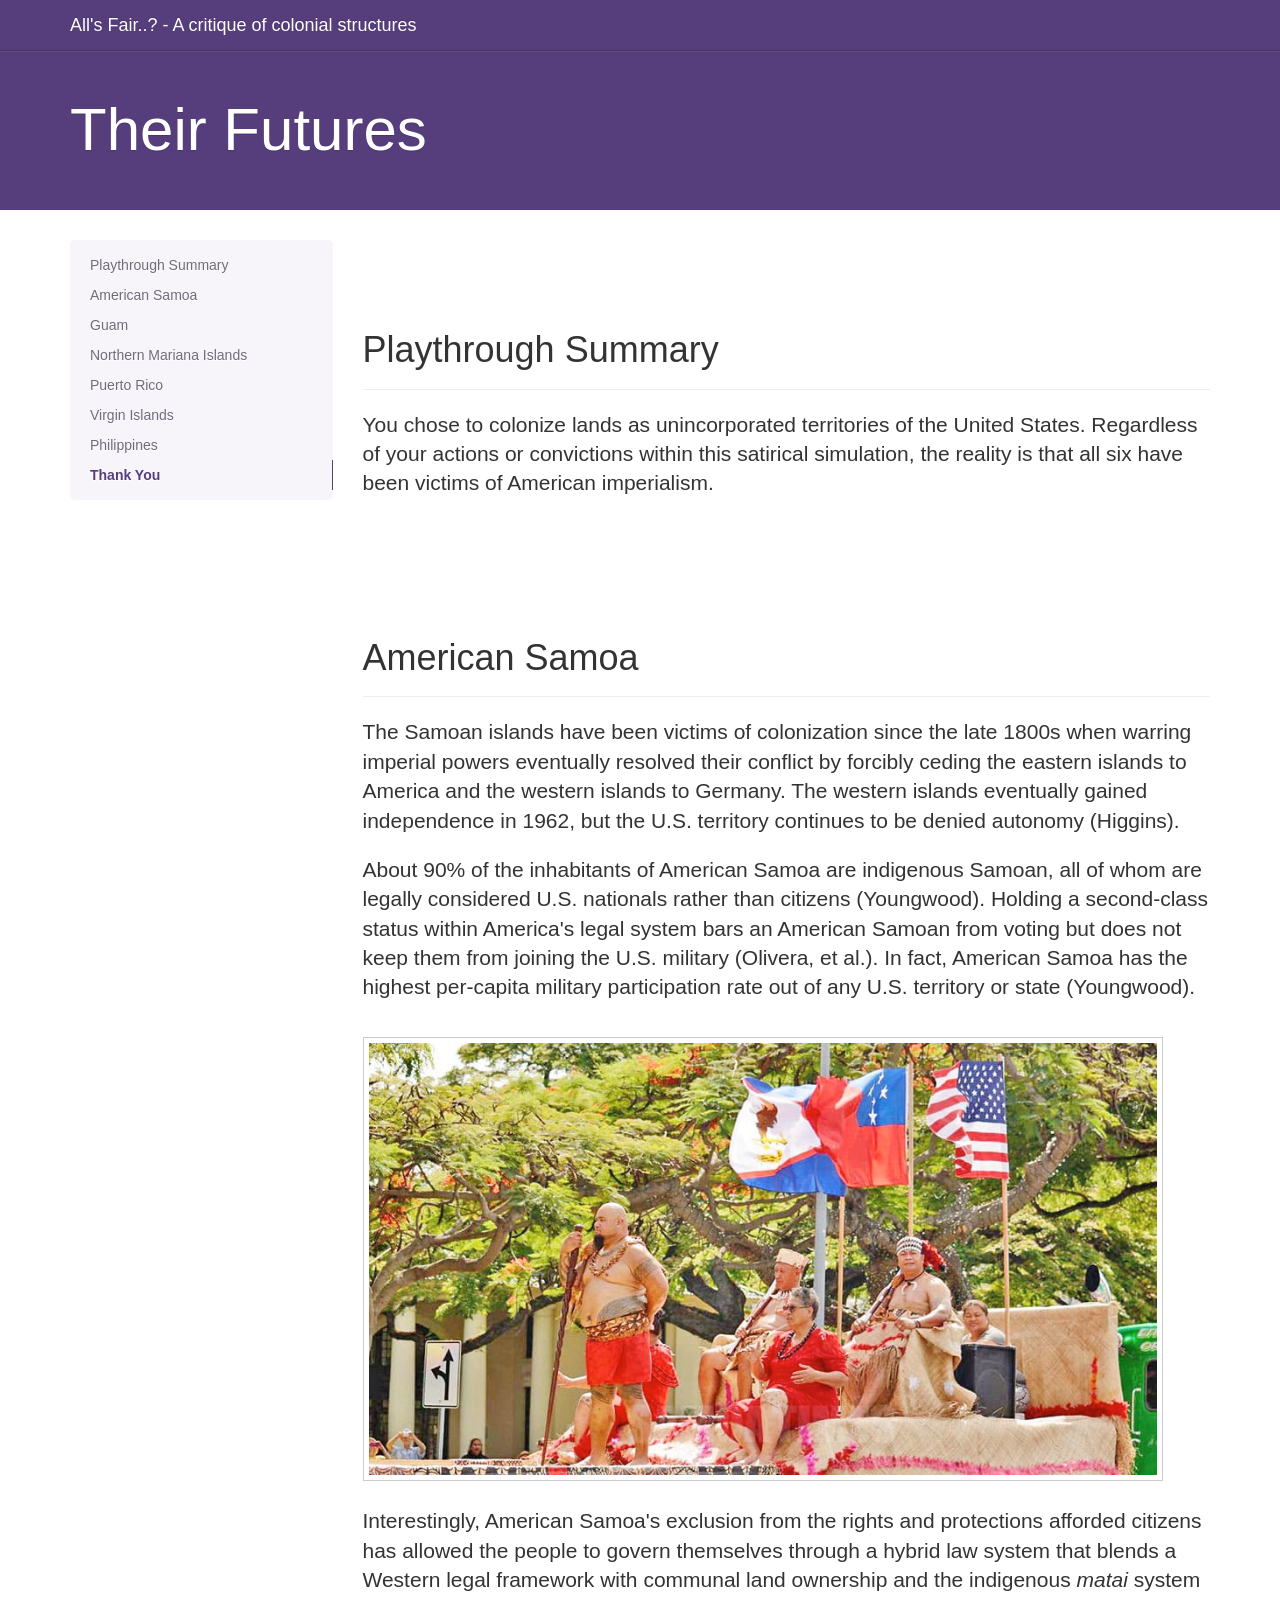
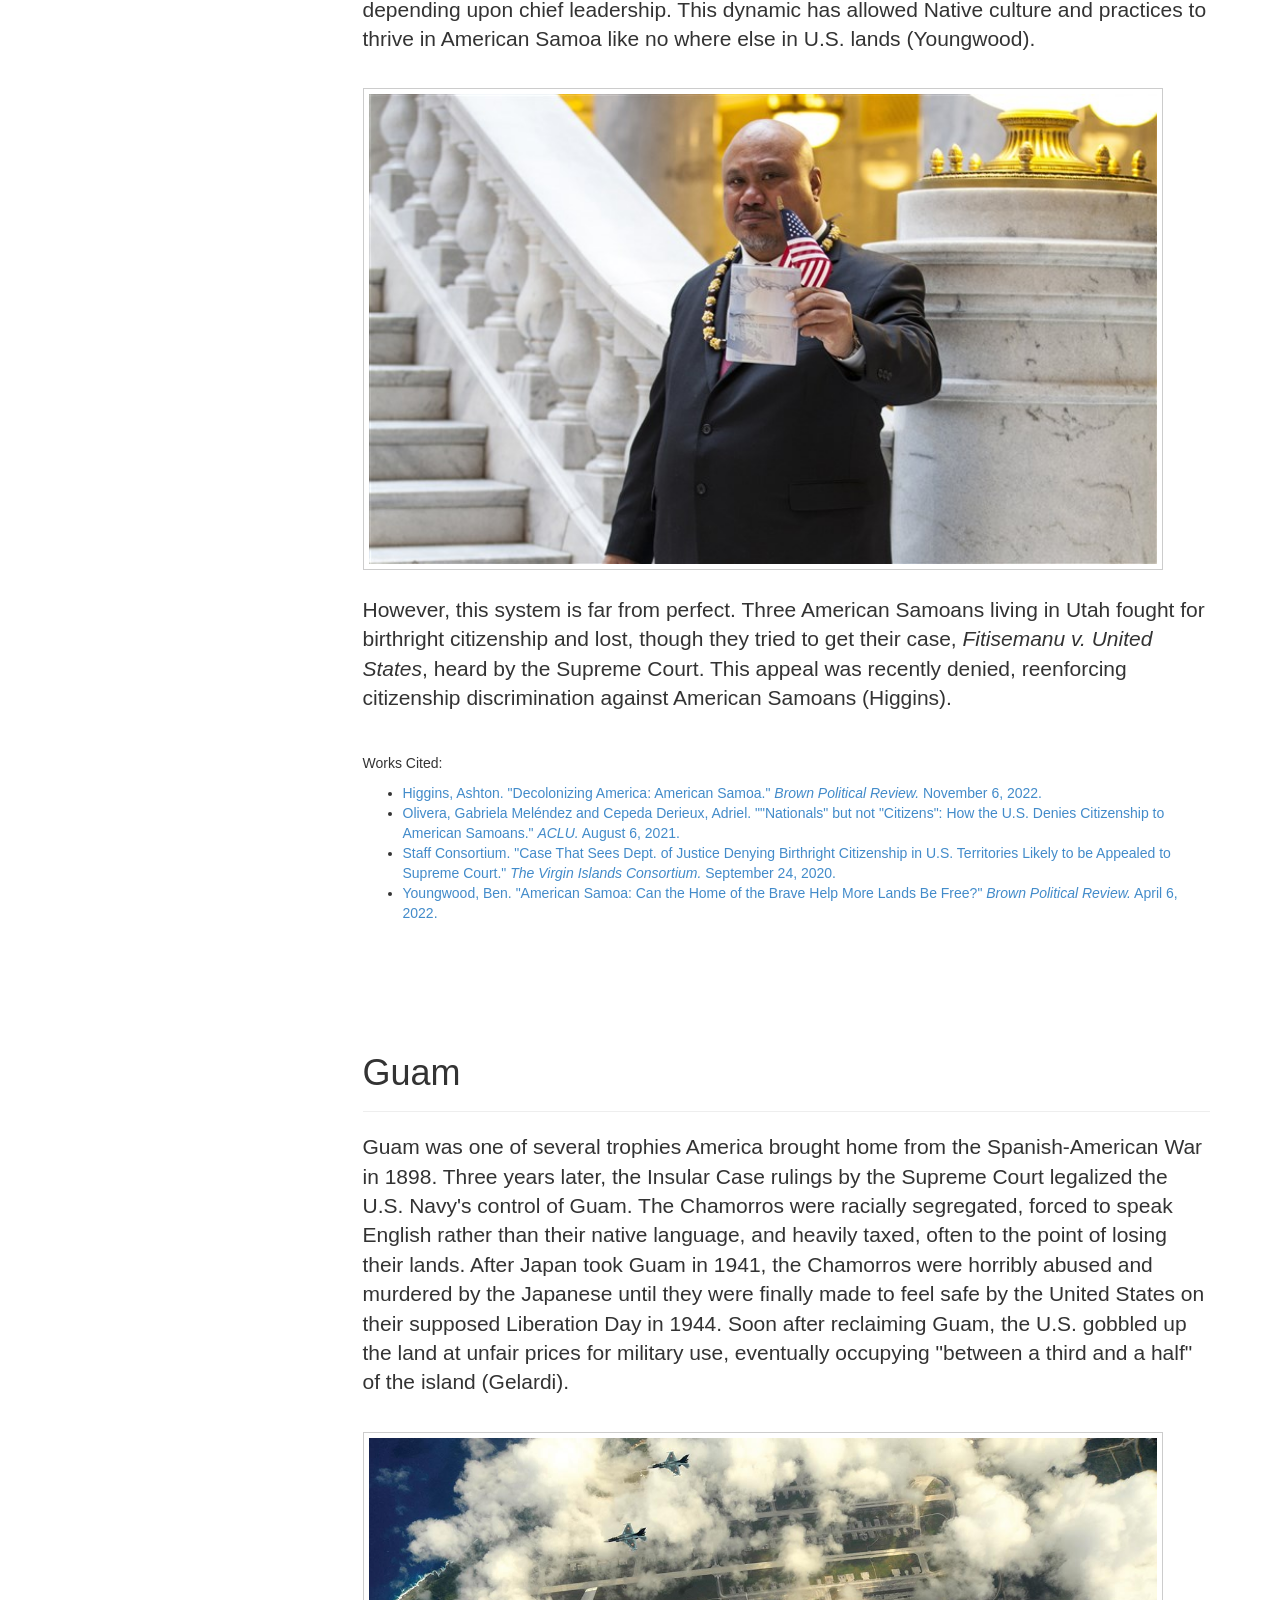
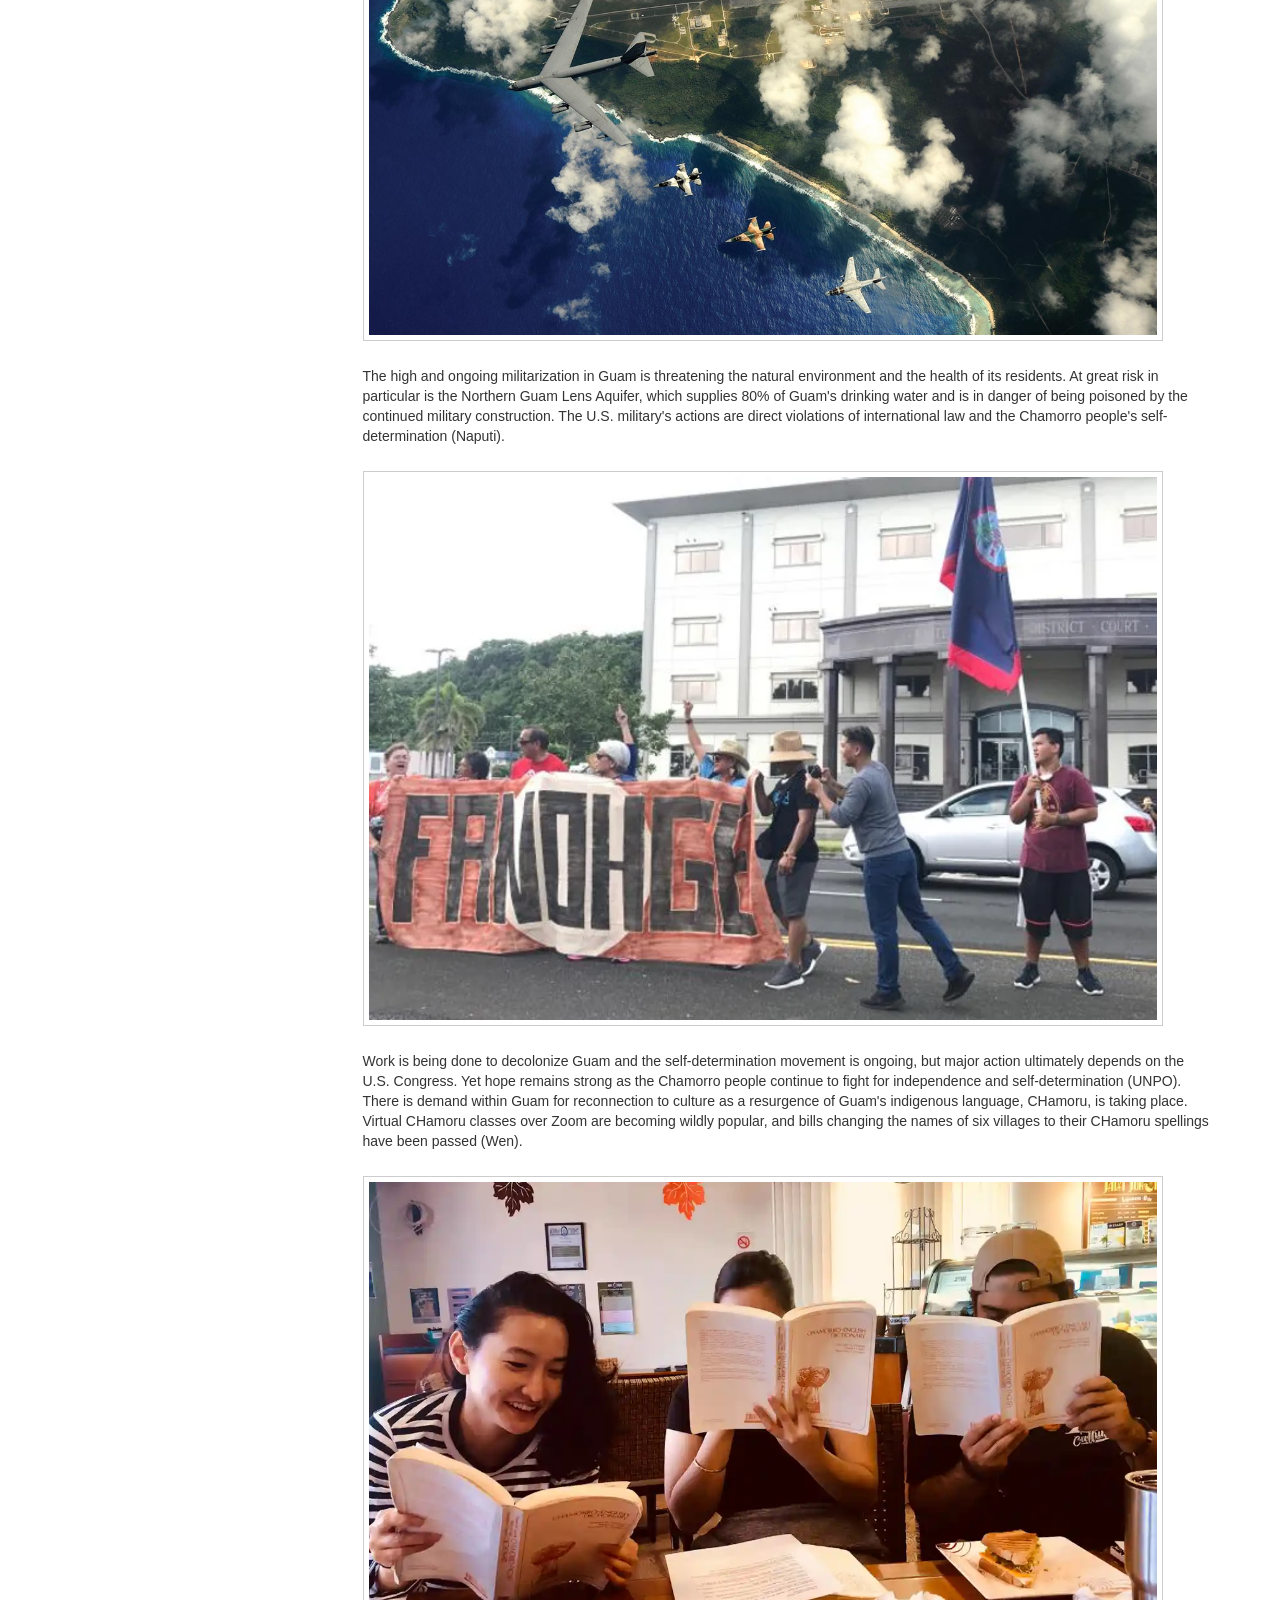
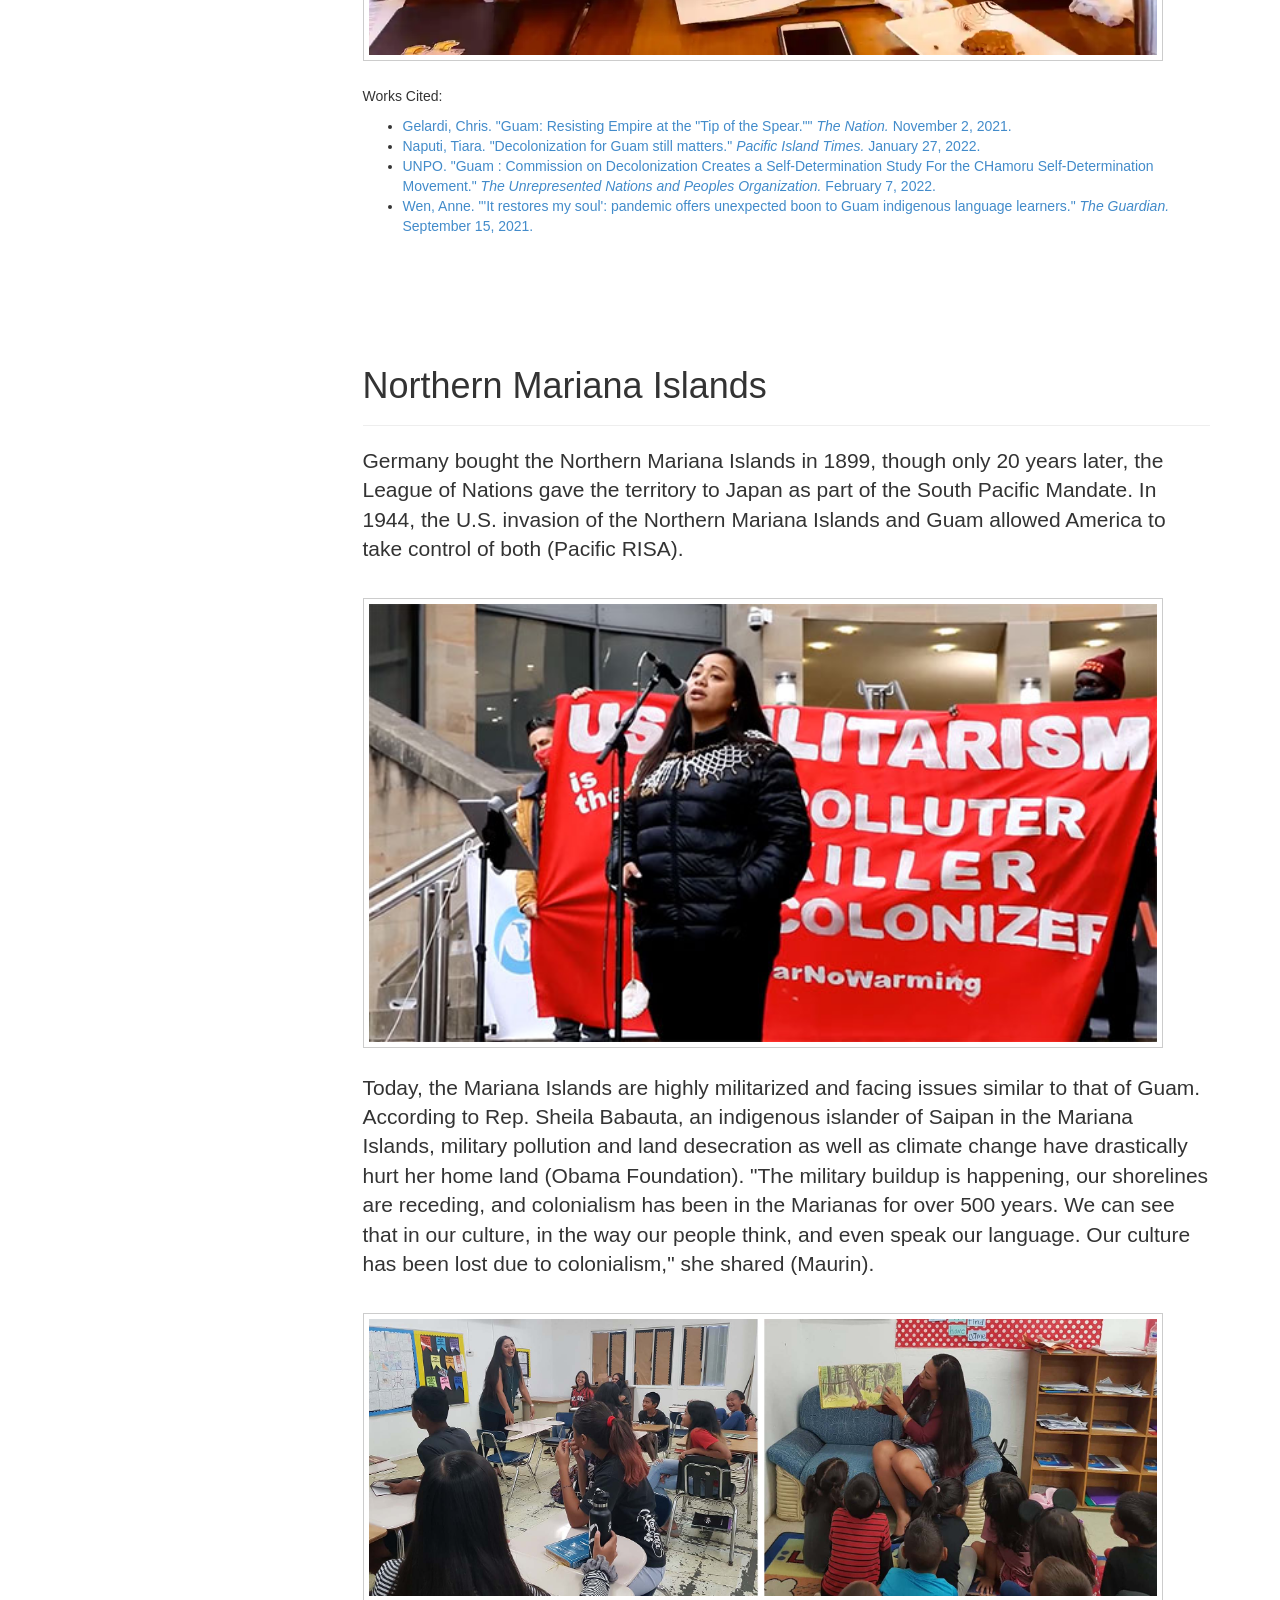
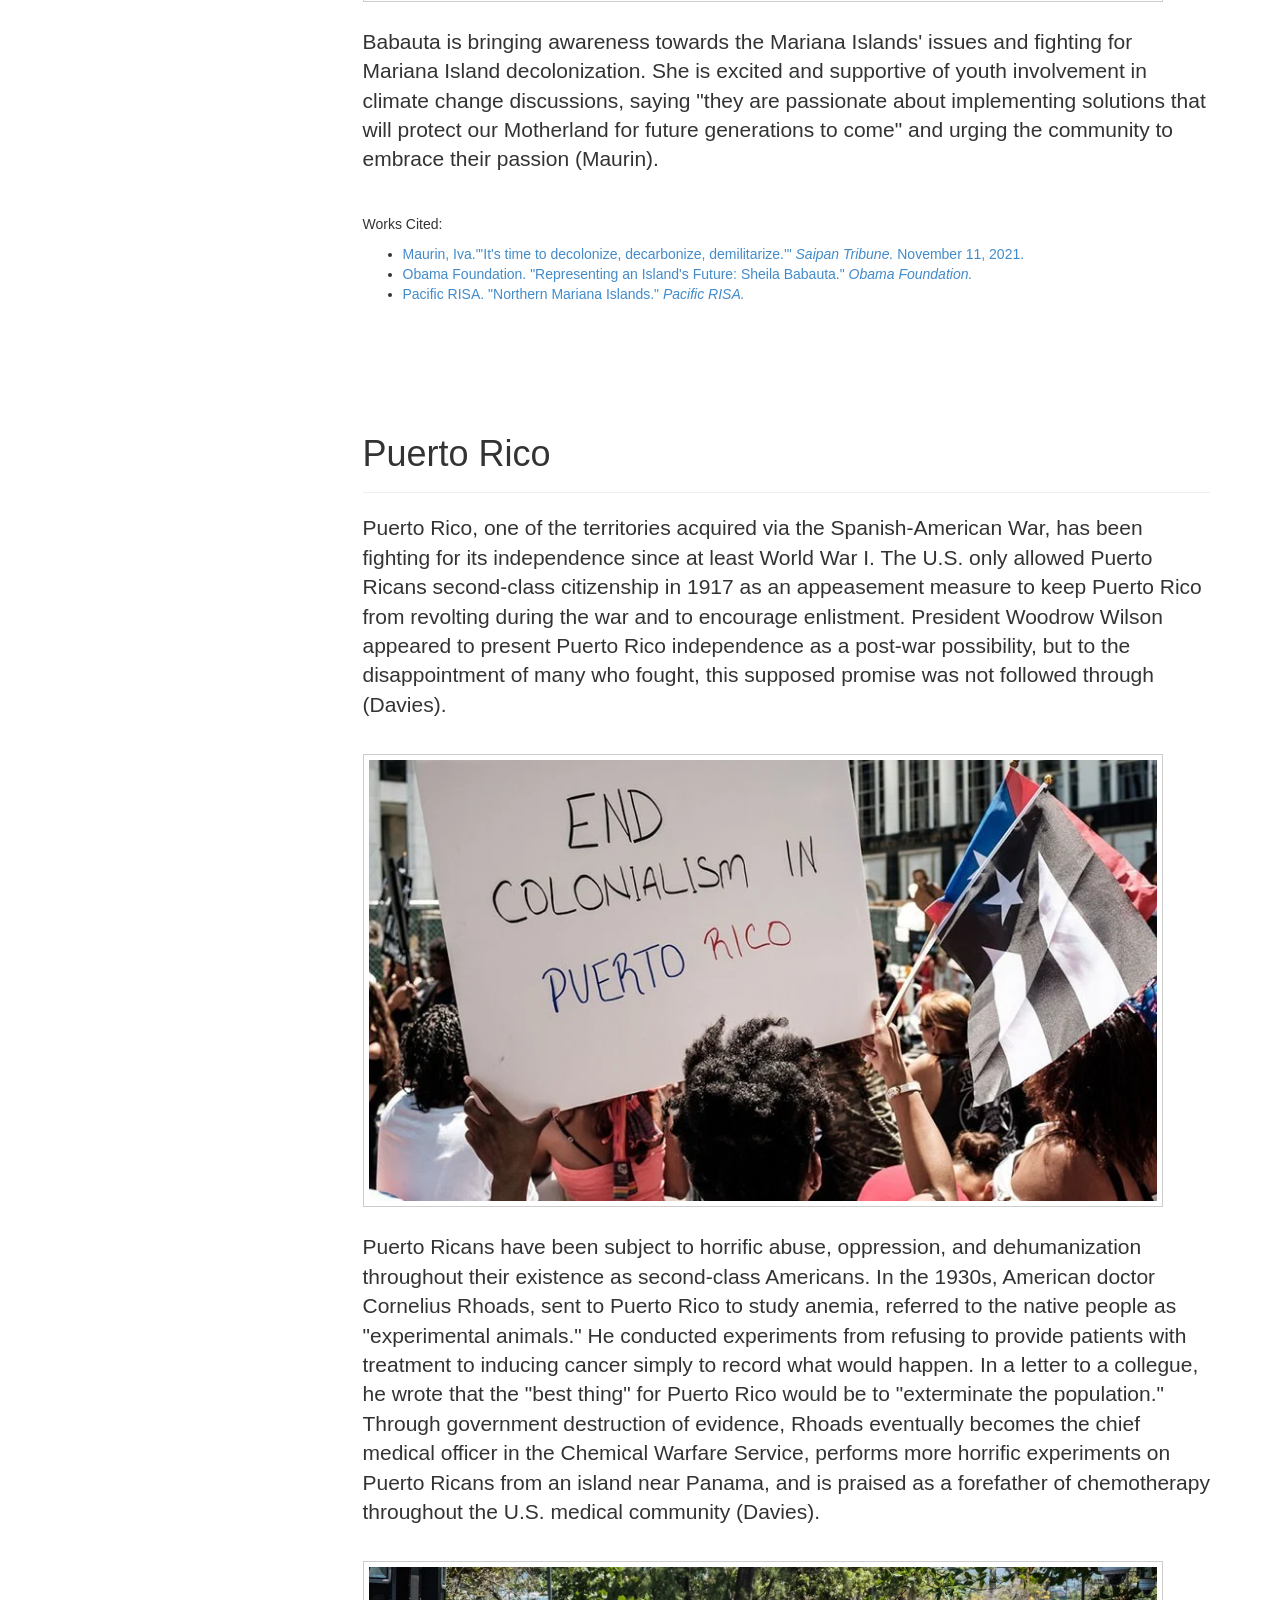
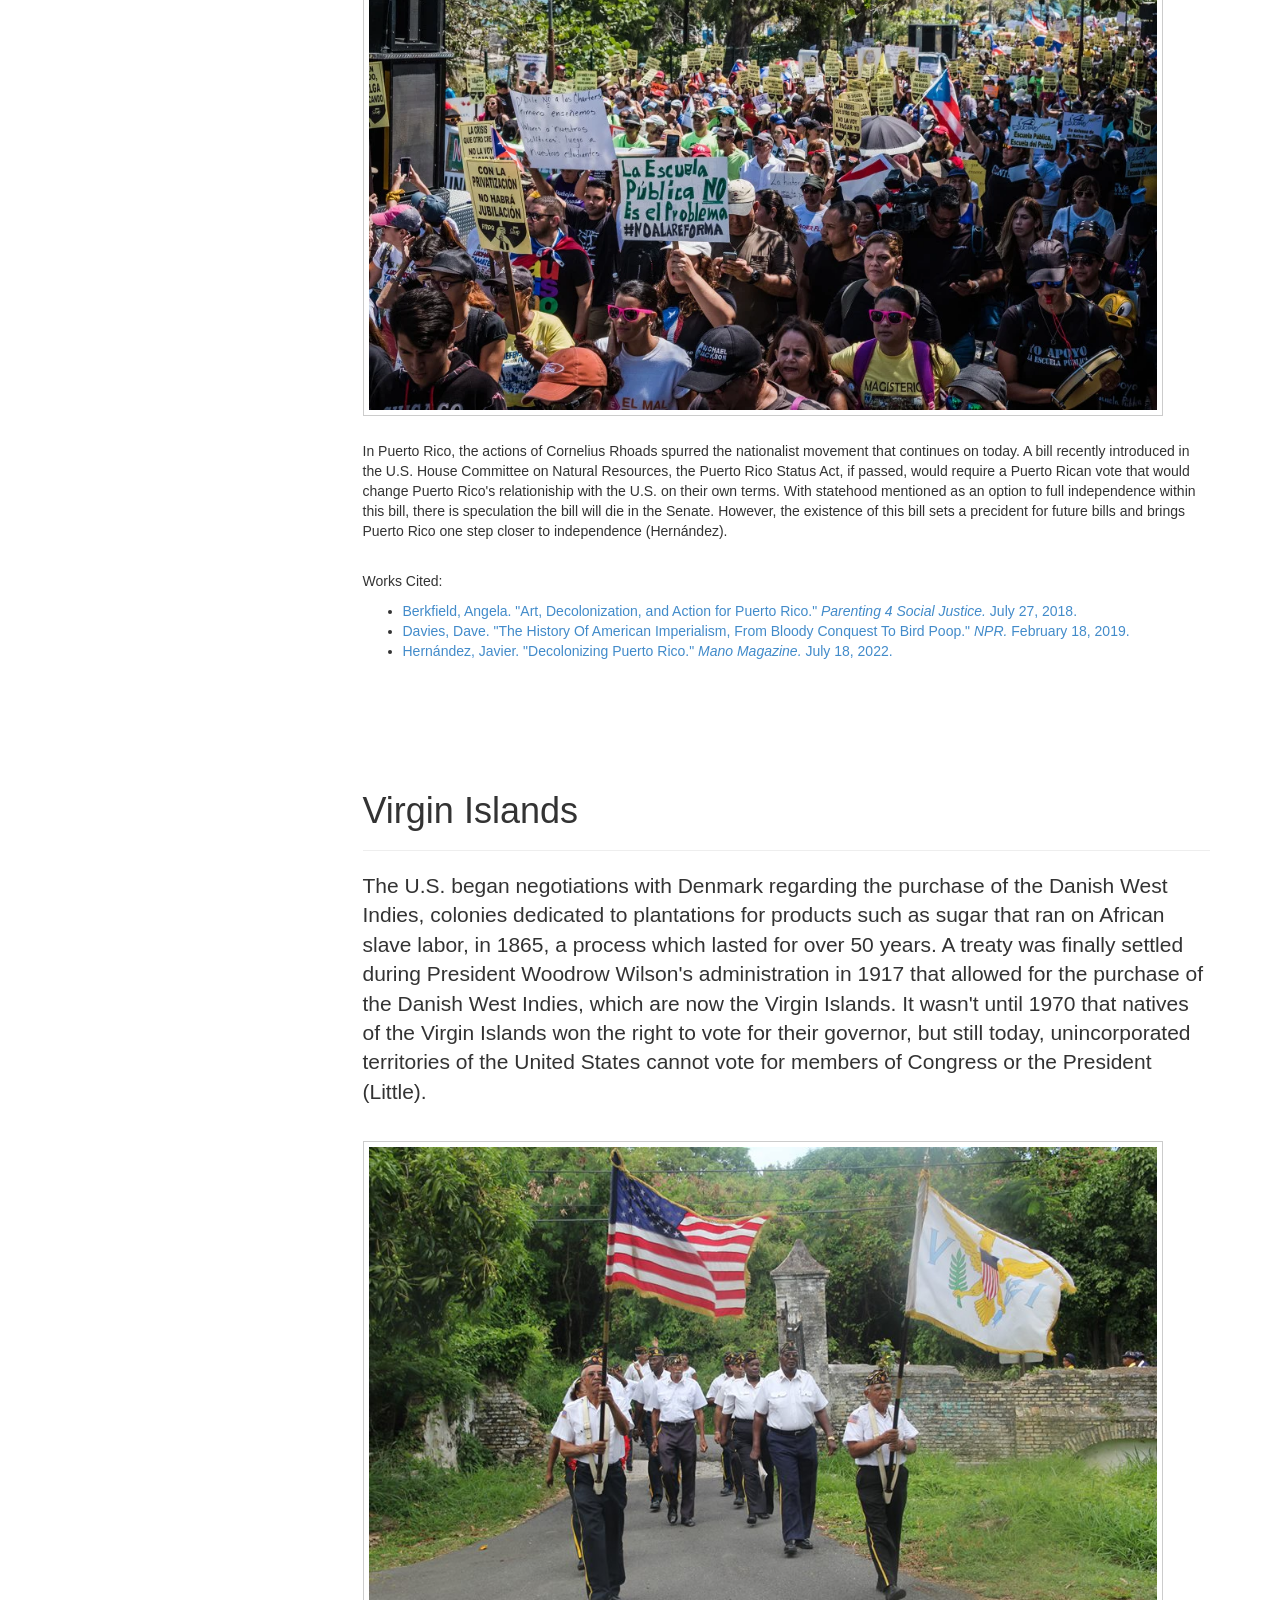
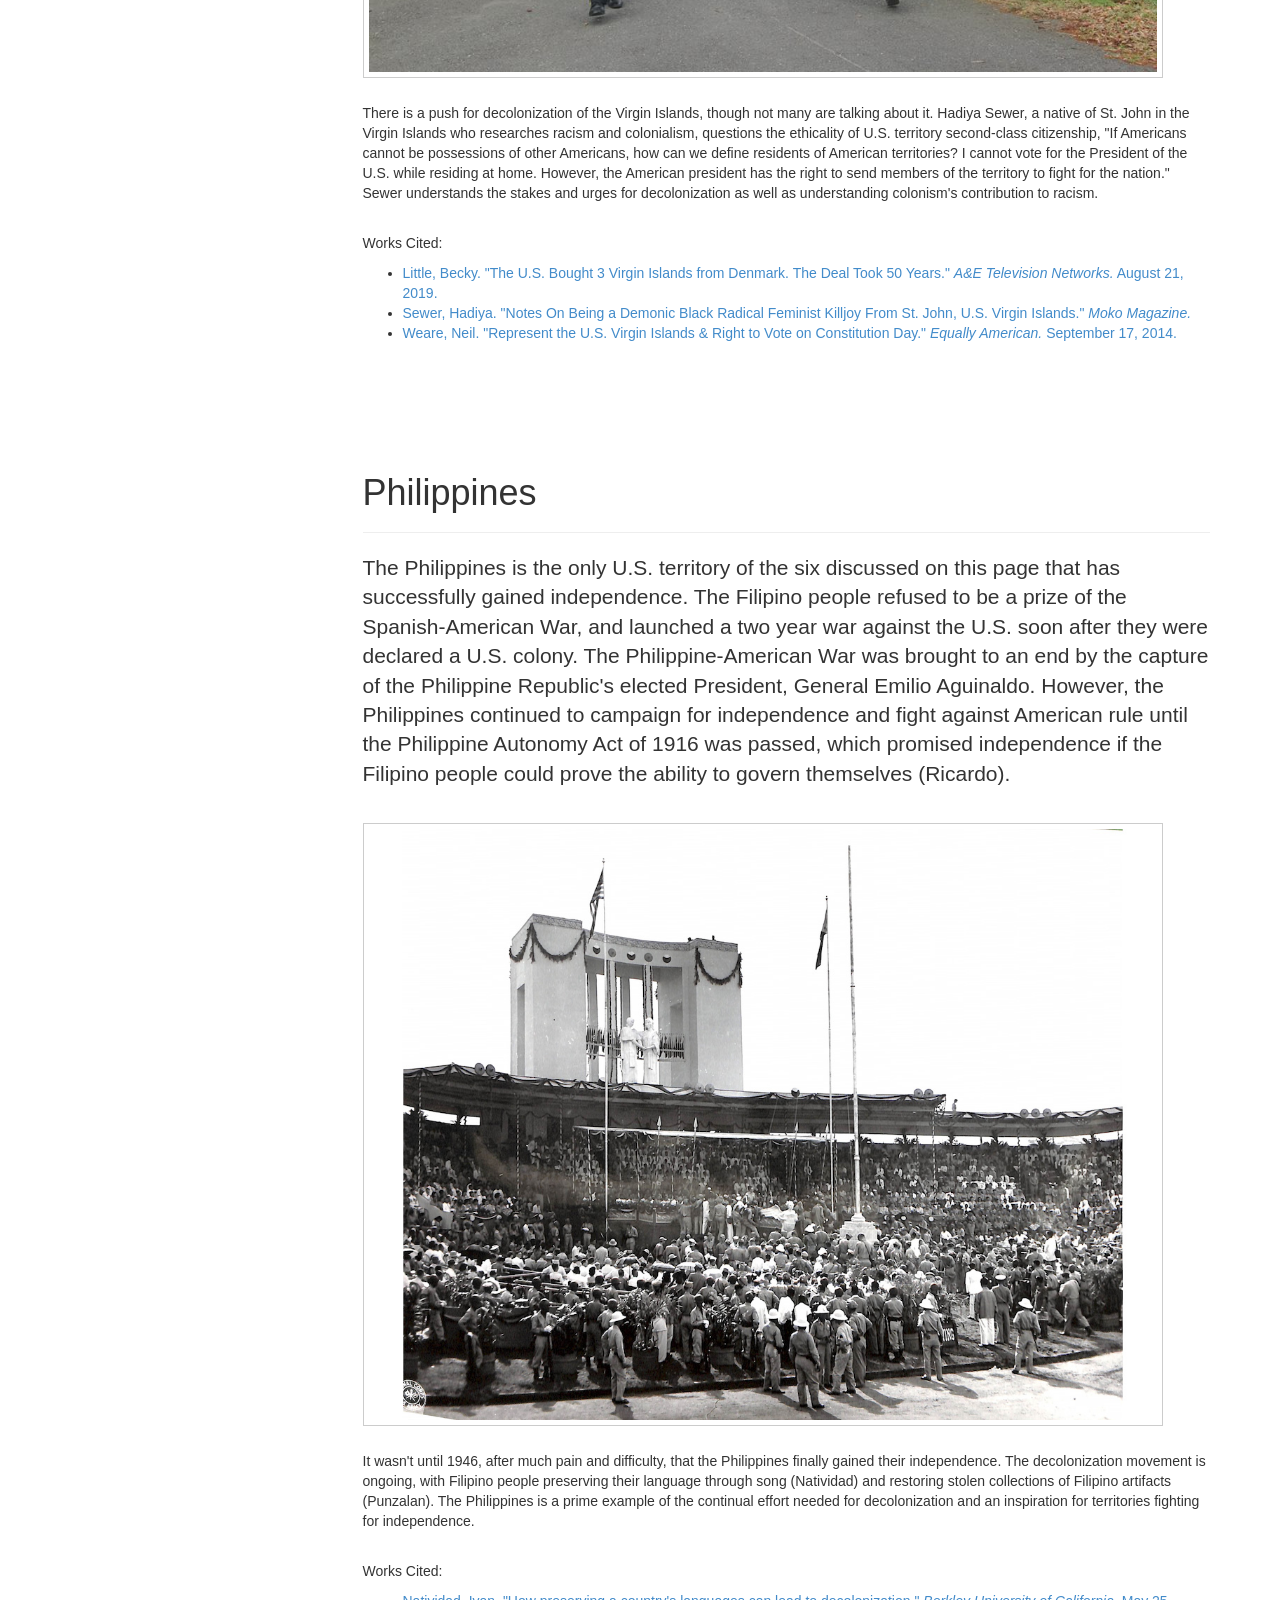
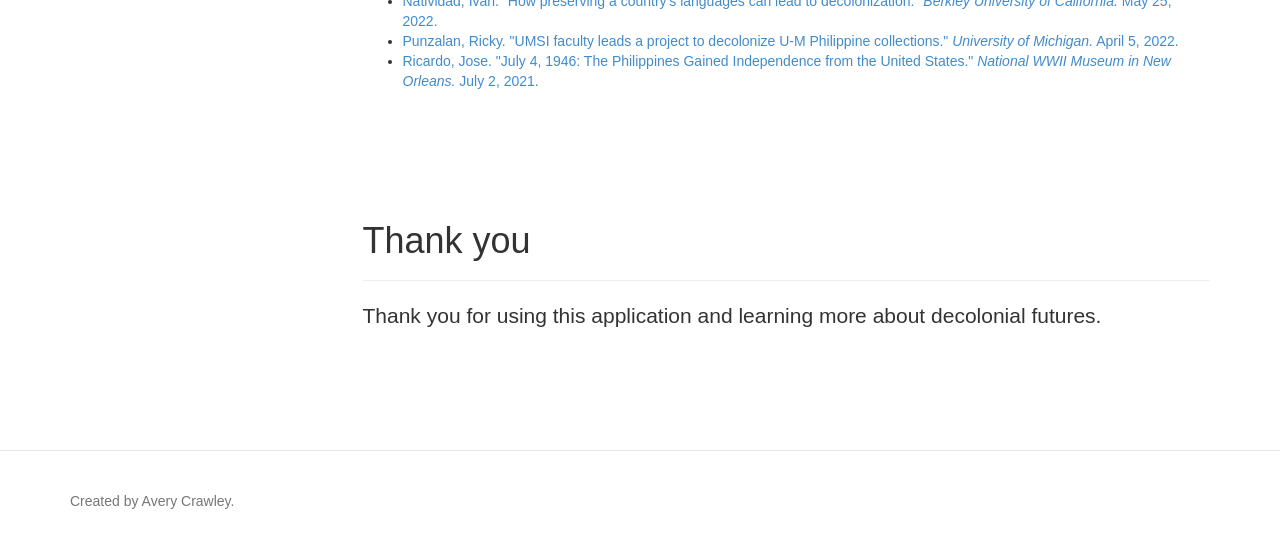
<file: futures.html>
<!DOCTYPE html>
<!--if lt IE 7html.no-js.lt-ie9.lt-ie8.lt-ie7
-->
<!--if IE 7html.no-js.lt-ie9.lt-ie8
-->
<!--if IE 8html.no-js.lt-ie9
-->
<!--[if gt IE 8]><!-->
<html class="no-js">
<!--<![endif]-->

<head>
    <meta charset="utf-8">
    <!-- if IEmeta(http-equiv='X-UA-Compatible', content='IE=edge,chrome=1')
    -->
    <title>Their Futures</title>
    <meta name="description" content="">
    <meta name="viewport" content="width=device-width, initial-scale=1.0">
    <link rel="apple-touch-icon" sizes="500x500" href="assets/myImages/small-logo.png">
    <link rel="icon" type="image/png" sizes="500x500" href="assets/myImages/small-logo.png">
    <meta name="msapplication-TileColor" content="#ffffff">
    <meta name="msapplication-TileImage" content="assets/myImages/logo.png">
    <meta name="theme-color" content="#ffffff">
    <!-- if lt IE 9
    script(src="http://html5shim.googlecode.com/svn/trunk/html5.js")
    
    -->
    <!-- stylesheets-->
    <link href="assets/css/bootstrap.min.css" rel="stylesheet">
    <link href="assets/css/docs.css" rel="stylesheet">
    <link href="assets/js/google-code-prettify/prettify.css" rel="stylesheet">
    <link href="assets/css/main.css" rel="stylesheet">
    <style type="text/css">
    .colorbox {
        color: #ffffff;
        text-align: center;
        padding: 20px;
        height: 60px;
        width: 200px;
        box-sizing: border-box;
        -moz-box-sizing: border-box;
        -webkit-box-sizing: border-box;
        float: left;
        margin: 5px;
    }

    h4{
        margin-top:30px;
        margin-bottom: 10px;
    }

    img{
    	max-width: 800px;
    	height: auto;
    	width: 100%;
    	border: 1px solid #cccccc;
    	padding: 5px;
    	border-radius: 0px;
    	margin: 15px 0 25px 0;
    }
    section{
        padding-top: 80px;
    }
    img.mob{
        max-width: 400px;
    }
    .lead{
        font-weight: normal;
    }
    </style>
</head>

<body data-spy="scroll" data-target=".bs-docs-sidebar">
    <header role="banner" class="navbar navbar-inverse navbar-fixed-top bs-docs-nav">
        <div class="container">
            <div class="navbar-header">
                <a href="index.html" class="navbar-brand">All's Fair..? - A critique of colonial structures</a>
            </div>
        </div>
    </header>
    <div id="content" class="bs-header">
        <div class="container">
            <h1>Their Futures</h1>
        </div>
    </div>
    <div class="container bs-docs-container">
        <div class="row">
            <div class="col-md-3">
                <div class="bs-sidebar hidden-print">
                    <ul class="nav bs-sidenav">
                        <li><a href="#summary">Playthrough Summary</a></li>
                        <li><a href="#american-samoa">American Samoa</a></li>
                        <li><a href="#guam">Guam</a></li>
                        <li><a href="#northern-mariana-islands">Northern Mariana Islands</a></li>
                        <li><a href="#puerto-rico">Puerto Rico</a></li>
                        <li><a href="#virgin-islands">Virgin Islands</a></li>
                        <li><a href="#philippines">Philippines</a></li>
                        <li><a href="#thanks">Thank You</a></li>
                    </ul>
                </div>
            </div>
            <div role="main" class="col-md-9">
                <section id="summary">
                    <div class="page-header">
                        <h1>Playthrough Summary</h1>
                    </div>
                    <p class="lead">
                        You chose to colonize <b id="colVal"></b> lands as unincorporated territories of the United States. Regardless of your 
                        actions or convictions within this satirical simulation, the reality is that all six have been victims of American imperialism.
                    </p>
                </section>

                <section id="american-samoa">
                    <div class="page-header">
                        <h1>American Samoa</h1>
                    </div>
                    <p class="lead">
                        The Samoan islands have been victims of colonization since the late 1800s when warring imperial powers 
                        eventually resolved their conflict by forcibly ceding the eastern islands to America and the western 
                        islands to Germany. The western islands eventually gained independence in 1962, but the U.S. territory 
                        continues to be denied autonomy (Higgins).
                    </p>
                    <p class="lead">
                        About 90% of the inhabitants of American Samoa are indigenous Samoan, all of whom are legally 
                        considered U.S. nationals rather than citizens (Youngwood). Holding a second-class status within America's 
                        legal system bars an American Samoan from voting but does not keep them from joining the U.S. 
                        military (Olivera, et al.). In fact, American Samoa has the highest per-capita military participation rate out of 
                        any U.S. territory or state (Youngwood).
                    </p>
                    <img src="assets/myImages/asam-futures.jpg" title="(Youngwood)">
                    <p class="lead">
                        Interestingly, American Samoa's exclusion from the rights and protections afforded citizens has 
                        allowed the people to govern themselves through a hybrid law system that blends a Western 
                        legal framework with communal land ownership and the indigenous <em>matai</em> system depending 
                        upon chief leadership. This dynamic has allowed Native culture and practices to thrive in 
                        American Samoa like no where else in U.S. lands (Youngwood).
                    </p>
                    <img src="assets/myImages/asam-court.jpg" title="(Staff Consortium)">
                    <p class="lead">
                        However, this system is far from perfect. Three American Samoans living in Utah fought for birthright citizenship 
                        and lost, though they tried to get their case, <em>Fitisemanu v. United States</em>, heard by the Supreme Court. 
                        This appeal was recently denied, reenforcing citizenship discrimination against American Samoans (Higgins).
                    </p>
                    <br>
                    <p>
                        Works Cited:
                        <ul>
                            <li><a href="https://brownpoliticalreview.org/2022/11/decolonizing-american-samoa/">Higgins, Ashton. "Decolonizing America: American Samoa." <em>Brown Political Review.</em> November 6, 2022.</a></li>
                            <li><a href="https://www.aclu.org/news/voting-rights/nationals-but-not-citizens-how-the-u-s-denies-citizenship-to-american-samoans">Olivera, Gabriela Meléndez and Cepeda Derieux, Adriel. ""Nationals" but not "Citizens": How the U.S. Denies Citizenship to American Samoans." <em>ACLU.</em> August 6, 2021.</a></li>
                            <li><a href="https://viconsortium.com/vi-us/virgin-islands-case-that-sees-dept-of-justice-denying-birthright-citizenship-u-s-territories-heard-wednesday-case-expected-to-be-appealed-to-supreme-court">Staff Consortium. "Case That Sees Dept. of Justice Denying Birthright Citizenship in U.S. Territories Likely to be Appealed to Supreme Court." <em>The Virgin Islands Consortium.</em> September 24, 2020.</a></li>
                            <li><a href="https://brownpoliticalreview.org/2022/04/american-samoa-tribal-sovereignty/">Youngwood, Ben. "American Samoa: Can the Home of the Brave Help More Lands Be Free?" <em>Brown Political Review.</em> April 6, 2022.</a></li>
                        </ul>
                    </p>
                </section>

                <section id="guam">
                    <div class="page-header">
                        <h1>Guam</h1>
                    </div>
                    <p class="lead">
                        Guam was one of several trophies America brought home from the Spanish-American War in 1898. Three years later, 
                        the Insular Case rulings by the Supreme Court legalized the U.S. Navy's control of Guam. The Chamorros were racially 
                        segregated, forced to speak English rather than their native language, and heavily taxed, often to the point of losing 
                        their lands. After Japan took Guam in 1941, the Chamorros were horribly abused and murdered by the Japanese until 
                        they were finally made to feel safe by the United States on their supposed Liberation Day in 1944. Soon after 
                        reclaiming Guam, the U.S. gobbled up the land at unfair prices for military use, eventually occupying "between a third 
                        and a half" of the island (Gelardi).
                    </p>
                    <img src="assets/myImages/guam-military.jpg" title="(Gelardi)">
                    <p>
                        The high and ongoing militarization in Guam is threatening the natural environment and the health of its residents. At 
                        great risk in particular is the Northern Guam Lens Aquifer, which supplies 80% of Guam's drinking water and is 
                        in danger of being poisoned by the continued military construction. The U.S. military's actions are direct violations of 
                        international law and the Chamorro people's self-determination (Naputi).
                    </p>
                    <img src="assets/myImages/guam-protest.jpg" title="(Naputi)">
                    <p>
                        Work is being done to decolonize Guam and the self-determination movement is ongoing, but major action ultimately 
                        depends on the U.S. Congress. Yet hope remains strong as the Chamorro people continue to fight for independence and 
                        self-determination (UNPO). There is demand within Guam for reconnection to culture as a resurgence of Guam's 
                        indigenous language, CHamoru, is taking place. Virtual CHamoru classes over Zoom are becoming wildly popular, and bills 
                        changing the names of six villages to their CHamoru spellings have been passed (Wen).
                    </p>
                    <img src="assets/myImages/guam-lang.jpg" title="(Wen)">
                    <br>
                    <p>
                        Works Cited:
                        <ul>
                            <li><a href="https://www.thenation.com/article/world/guam-resistance-empire/">Gelardi, Chris. "Guam: Resisting Empire at the "Tip of the Spear."" <em>The Nation.</em> November 2, 2021.</a></li>
                            <li><a href="https://www.pacificislandtimes.com/post/decolonization-for-guam-still-matters">Naputi, Tiara. "Decolonization for Guam still matters." <em>Pacific Island Times.</em> January 27, 2022.</a></li>
                            <li><a href="https://unpo.org/article/22188">UNPO. "Guam : Commission on Decolonization Creates a Self-Determination Study For the CHamoru Self-Determination Movement." <em>The Unrepresented Nations and Peoples Organization.</em> February 7, 2022.</a></li>
                            <li><a href="https://www.theguardian.com/world/2021/sep/16/it-restores-my-soul-pandemic-offers-unexpected-boon-to-guam-indigenous-language-learners">Wen, Anne. "'It restores my soul': pandemic offers unexpected boon to Guam indigenous language learners." <em>The Guardian.</em> September 15, 2021.</a></li>
                        </ul>
                    </p>
                </section>

                <section id="northern-mariana-islands">
                    <div class="page-header">
                        <h1>Northern Mariana Islands</h1>
                    </div>
                    <p class="lead">
                        Germany bought the Northern Mariana Islands in 1899, though only 20 years later, the League of Nations gave the 
                        territory to Japan as part of the South Pacific Mandate. In 1944, the U.S. invasion of the Northern Mariana Islands 
                        and Guam allowed America to take control of both (Pacific RISA).
                    </p>
                    <img src="assets/myImages/mi-protest.jpg" title="(Maurin)">
                    <p class="lead">
                        Today, the Mariana Islands are highly militarized and facing issues similar to that of Guam. According to Rep. Sheila Babauta, 
                        an indigenous islander of Saipan in the Mariana Islands, military pollution and land desecration as well as climate change 
                        have drastically hurt her home land (Obama Foundation). "The military buildup is happening, our shorelines are receding, 
                        and colonialism has been in the Marianas for over 500 years. We can see that in our culture, in the way our people think, 
                        and even speak our language. Our culture has been lost due to colonialism," she shared (Maurin).
                    </p>
                    <img src="assets/myImages/mi-youth.jpg" title="(Obama Foundation)">
                    <p class="lead">
                        Babauta is bringing awareness towards the Mariana Islands' issues and fighting for Mariana Island decolonization. She 
                        is excited and supportive of youth involvement in climate change discussions, saying "they are passionate about implementing 
                        solutions that will protect our Motherland for future generations to come" and urging the community to embrace their passion (Maurin).
                    </p>
                    <br>
                    <p>
                        Works Cited:
                        <ul>
                            <li><a href="https://www.saipantribune.com/index.php/its-time-to-decolonize-decarbonize-demilitarize/">Maurin, Iva."'It's time to decolonize, decarbonize, demilitarize.'" <em>Saipan Tribune.</em> November 11, 2021.</a></li>
                            <li><a href="https://www.obama.org/asia-pacific-19/sheila-babauta/">Obama Foundation. "Representing an Island's Future: Sheila Babauta." <em>Obama Foundation.</em></a></li>
                            <li><a href="https://www.pacificrisa.org/places/commonwealth-of-the-northern-mariana-islands/">Pacific RISA. "Northern Mariana Islands." <em>Pacific RISA.</em></a></li>
                        </ul>
                    </p>
                </section>

                <section id="puerto-rico">
                    <div class="page-header">
                        <h1>Puerto Rico</h1>
                    </div>
                    <p class="lead">
                        Puerto Rico, one of the territories acquired via the Spanish-American War, has been fighting for its independence since 
                        at least World War I. The U.S. only allowed Puerto Ricans second-class citizenship in 1917 as an appeasement measure to keep Puerto Rico 
                        from revolting during the war and to encourage enlistment. President Woodrow Wilson appeared to present Puerto Rico independence 
                        as a post-war possibility, but to the disappointment of many who fought, this supposed promise was not followed through (Davies).
                    </p>
                    <img src="assets/myImages/pr-revolt.jpg" title="(Berkfield)">
                    <p class="lead">
                        Puerto Ricans have been subject to horrific abuse, oppression, and dehumanization throughout their existence as second-class Americans. 
                        In the 1930s, American doctor Cornelius Rhoads, sent to Puerto Rico to study anemia, referred to the native people as "experimental animals."
                        He conducted experiments from refusing to provide patients with treatment to inducing cancer simply to record what would happen. In a letter 
                        to a collegue, he wrote that the "best thing" for Puerto Rico would be to "exterminate the population." Through government destruction of 
                        evidence, Rhoads eventually becomes the chief medical officer in the Chemical Warfare Service, performs more horrific experiments on Puerto 
                        Ricans from an island near Panama, and is praised as a forefather of chemotherapy throughout the U.S. medical community (Davies).
                    </p>
                    <img src="assets/myImages/pr-protest.jpg" title="(Berkfield)">
                    <p>
                        In Puerto Rico, the actions of Cornelius Rhoads spurred the nationalist movement that continues on today. A bill recently introduced in the 
                        U.S. House Committee on Natural Resources, the Puerto Rico Status Act, if passed, would require a Puerto Rican vote that would change Puerto 
                        Rico's relationiship with the U.S. on their own terms. With statehood mentioned as an option to full independence within this bill, there is 
                        speculation the bill will die in the Senate. However, the existence of this bill sets a precident for future bills and brings Puerto Rico one 
                        step closer to independence (Hernández).
                    </p>
                    <br>
                    <p>
                        Works Cited:
                        <ul>
                            <li><a href="https://www.parenting4socialjustice.com/post/art-decolonization-and-action-for-puerto-rico">Berkfield, Angela. "Art, Decolonization, and Action for Puerto Rico." <em>Parenting 4 Social Justice.</em> July 27, 2018.</a></li>
                            <li><a href="https://www.npr.org/2019/02/18/694700303/the-history-of-american-imperialism-from-bloody-conquest-to-bird-poop">Davies, Dave. "The History Of American Imperialism, From Bloody Conquest To Bird Poop." <em>NPR.</em> February 18, 2019.</a></li>
                            <li><a href="https://manomagazine.com/puertoricodecolonization/">Hernández, Javier. "Decolonizing Puerto Rico." <em>Mano Magazine.</em> July 18, 2022.</a></li>
                        </ul>
                    </p>
                </section>

                <section id="virgin-islands">
                    <div class="page-header">
                        <h1>Virgin Islands</h1>
                    </div>
                    <p class="lead">
                        The U.S. began negotiations with Denmark regarding the purchase of the Danish West Indies, colonies dedicated to plantations for 
                        products such as sugar that ran on African slave labor, in 1865, a process which lasted for over 50 years. A treaty was finally settled 
                        during President Woodrow Wilson's administration in 1917 that allowed for the purchase of the Danish West Indies, which are now the 
                        Virgin Islands. It wasn't until 1970 that natives of the Virgin Islands won the right to vote for their governor, but still today, 
                        unincorporated territories of the United States cannot vote for members of Congress or the President (Little).
                    </p>
                    <img src="assets/myImages/usvi-memorial.jpg" title="(Weare)">
                    <p>
                        There is a push for decolonization of the Virgin Islands, though not many are talking about it. Hadiya Sewer, a native 
                        of St. John in the Virgin Islands who researches racism and colonialism, questions the ethicality of U.S. territory second-class 
                        citizenship, "If Americans cannot be possessions of other Americans, how can we define residents of American territories? I cannot 
                        vote for the President of the U.S. while residing at home. However, the American president has the right to send members of the 
                        territory to fight for the nation." Sewer understands the stakes and urges for decolonization as well as understanding colonism's 
                        contribution to racism.
                    </p>
                    <br>
                    <p>
                        Works Cited:
                        <ul>
                            <li><a href="https://www.history.com/news/us-virgin-islands-denmark-purchase">Little, Becky. "The U.S. Bought 3 Virgin Islands from Denmark. The Deal Took 50 Years." <em>A&E Television Networks.</em> August 21, 2019.</a></li>
                            <li><a href="http://mokomagazine.org/wordpress/notes-on-being-a-demonic-black-radical-feminist-killjoy-from-st-john-u-s-virgin-islands-by-hadiya-sewer-gibney/">Sewer, Hadiya. "Notes On Being a Demonic Black Radical Feminist Killjoy From St. John, U.S. Virgin Islands." <em>Moko Magazine.</em></a></li>
                            <li><a href="https://www.equalrightsnow.org/usvi_constitution_day_2014">Weare, Neil. "Represent the U.S. Virgin Islands & Right to Vote on Constitution Day." <em>Equally American.</em> September 17, 2014.</a></li>
                        </ul>
                    </p>
                </section>

                <section id="philippines">
                    <div class="page-header">
                        <h1>Philippines</h1>
                    </div>
                    <p class="lead">
                        The Philippines is the only U.S. territory of the six discussed on this page that has successfully gained independence. The Filipino 
                        people refused to be a prize of the Spanish-American War, and launched a two year war against the U.S. soon after they were declared 
                        a U.S. colony. The Philippine-American War was brought to an end by the capture of the Philippine Republic's elected President, 
                        General Emilio Aguinaldo. However, the Philippines continued to campaign for independence and fight against American rule until 
                        the Philippine Autonomy Act of 1916 was passed, which promised independence if the Filipino people could prove the ability to 
                        govern themselves (Ricardo).
                    </p>
                    <img src="assets/myImages/phil-ind.jpg" title="(Ricardo)">
                    <p>
                        It wasn't until 1946, after much pain and difficulty, that the Philippines finally gained their independence. The decolonization 
                        movement is ongoing, with Filipino people preserving their language through song (Natividad) and restoring stolen collections of Filipino 
                        artifacts (Punzalan). The Philippines is a prime example of the continual effort needed for decolonization and an inspiration for 
                        territories fighting for independence.
                    </p>
                    <br>
                    <p>
                        Works Cited:
                        <ul>
                            <li><a href="https://news.berkeley.edu/2022/05/25/how-preserving-a-countrys-languages-can-lead-to-decolonization/">Natividad, Ivan. "How preserving a country's languages can lead to decolonization." <em>Berkley University of California.</em> May 25, 2022.</a></li>
                            <li><a href="https://www.si.umich.edu/about-umsi/news/umsi-faculty-leads-project-decolonize-u-m-philippine-collections">Punzalan, Ricky. "UMSI faculty leads a project to decolonize U-M Philippine collections." <em>University of Michigan.</em> April 5, 2022.</a></li>
                            <li><a href="​​https://www.nationalww2museum.org/war/articles/july-4-1946-philippines-independence">Ricardo, Jose. "July 4, 1946: The Philippines Gained Independence from the United States." <em>National WWII Museum in New Orleans.</em> July 2, 2021.</a></li>
                        </ul>
                    </p>

                </section>

               <section id="thanks">
                    <div class="page-header">
                        <h1>Thank you</h1>
                    </div>
                    <p class="lead">
                        Thank you for using this application and learning more about decolonial futures.
                    </p>
                </section>
 
                
            </div>
        </div>
    </div>
    <!-- Footer-->
    <footer class="bs-footer">
        <div class="container">
            <p>Created by Avery Crawley.</p>
        </div>
    </footer>
    <!-- Scripts-->
    <script src="assets/js/jquery.js"></script>
    <script src="assets/js/bootstrap.min.js"></script>
    <script src="assets/js/holder.js"></script>
    <script src="assets/js/google-code-prettify/prettify.js"></script>
    <script src="assets/js/jquery.smooth-scroll.js"></script>
    <script src="assets/js/application.js"></script>
    <script>
    $('.bs-sidenav a').smoothScroll();
    window.prettyPrint && prettyPrint();
    </script>
    
    <script>
        const colonizedVal = localStorage.getItem('colonized');
        console.log(colonizedVal);
        document.getElementById("colVal").innerHTML = colonizedVal;

        localStorage.setItem('colonized', 0);
        localStorage.setItem('show-phil', false);
        localStorage.setItem('show-pr'  , false);
        localStorage.setItem('show-guam', false);
        localStorage.setItem('show-usvi', false);
        localStorage.setItem('show-mi'  , false);
        localStorage.setItem('show-sam' , false);
    </script>
</body>

</html>
</file>
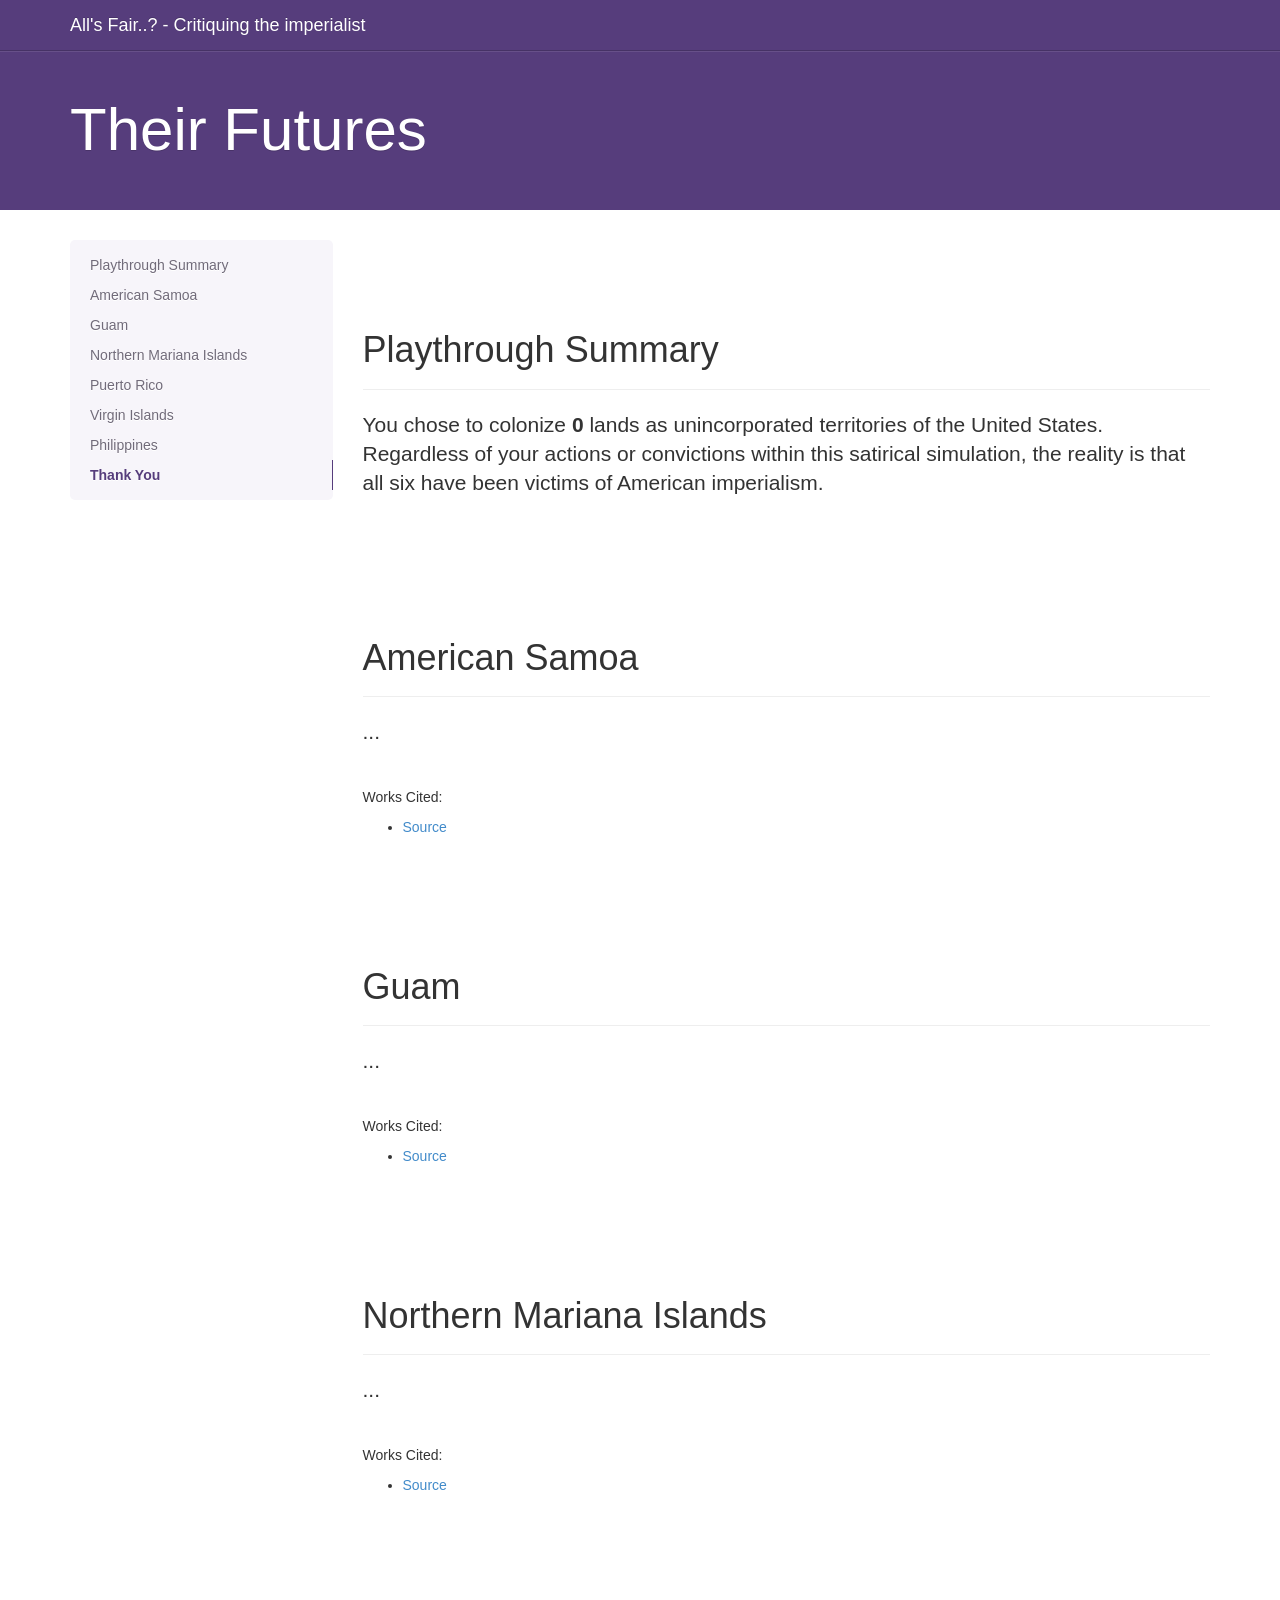
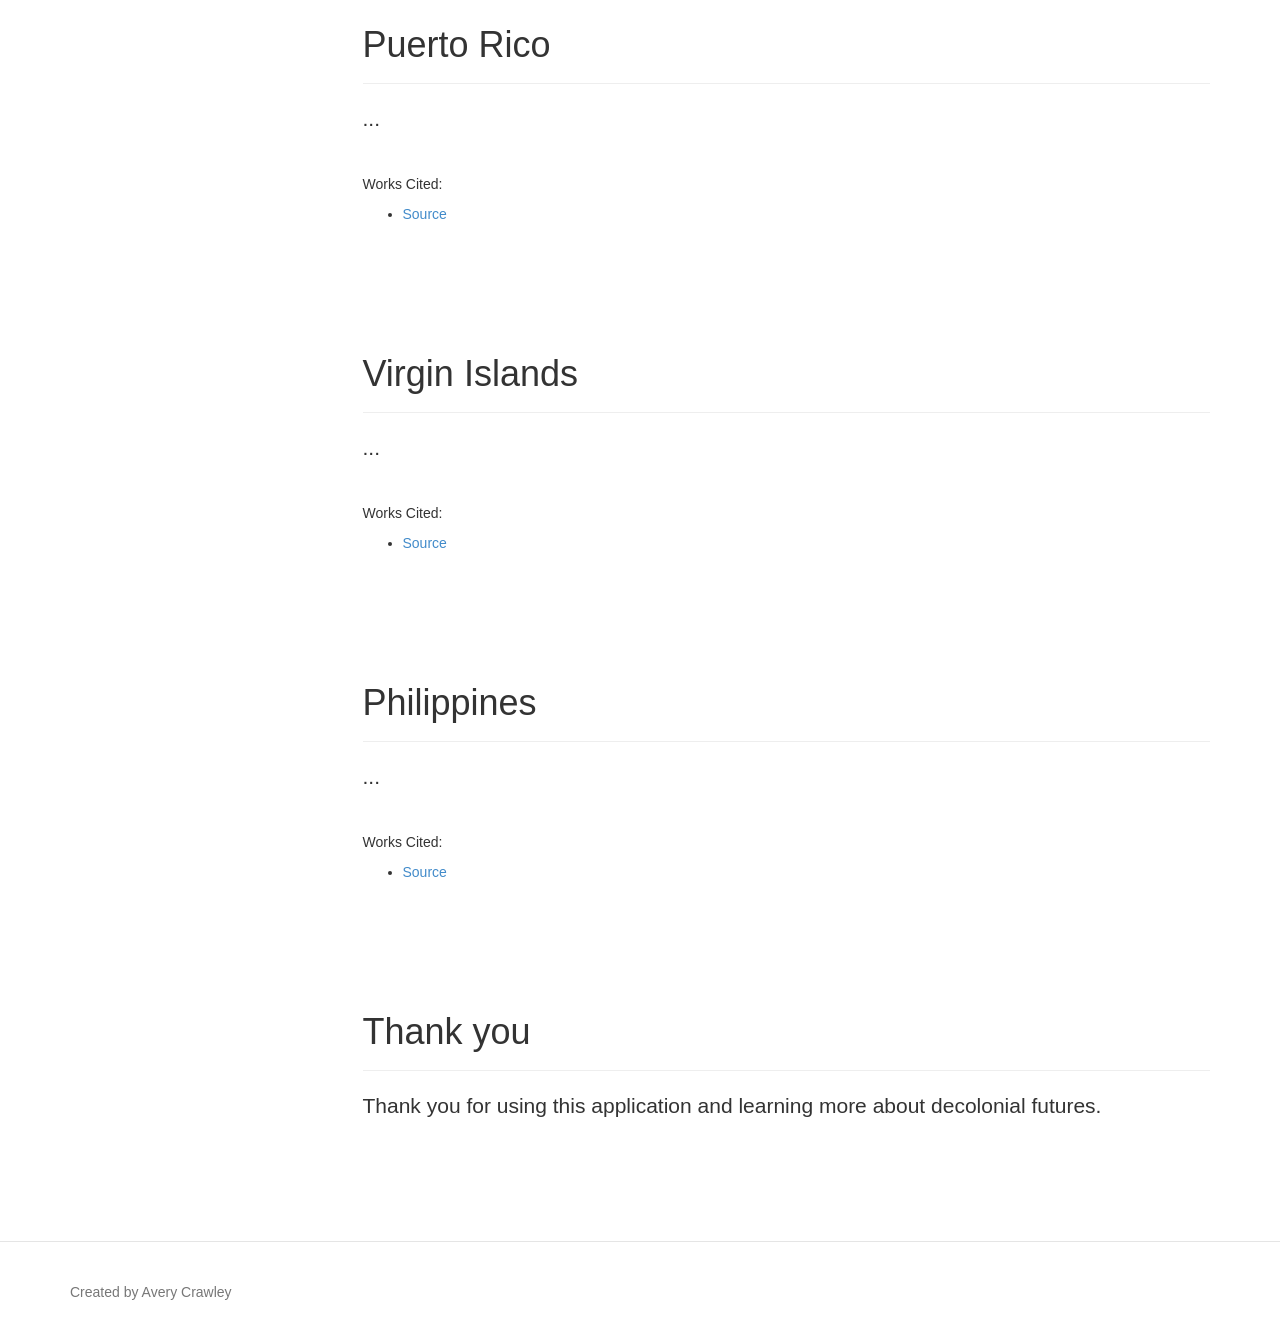
<file: src/futures.html>
<!DOCTYPE html>
<!--if lt IE 7html.no-js.lt-ie9.lt-ie8.lt-ie7
-->
<!--if IE 7html.no-js.lt-ie9.lt-ie8
-->
<!--if IE 8html.no-js.lt-ie9
-->
<!--[if gt IE 8]><!-->
<html class="no-js">
<!--<![endif]-->

<head>
    <meta charset="utf-8">
    <!-- if IEmeta(http-equiv='X-UA-Compatible', content='IE=edge,chrome=1')
    -->
    <title></title>
    <meta name="description" content="">
    <meta name="viewport" content="width=device-width, initial-scale=1.0">
    <!-- if lt IE 9
    script(src="http://html5shim.googlecode.com/svn/trunk/html5.js")
    
    -->
    <!-- stylesheets-->
    <link href="assets/css/bootstrap.min.css" rel="stylesheet">
    <link href="assets/css/docs.css" rel="stylesheet">
    <link href="assets/js/google-code-prettify/prettify.css" rel="stylesheet">
    <link href="assets/css/main.css" rel="stylesheet">
    <style type="text/css">
    .colorbox {
        color: #ffffff;
        text-align: center;
        padding: 20px;
        height: 60px;
        width: 200px;
        box-sizing: border-box;
        -moz-box-sizing: border-box;
        -webkit-box-sizing: border-box;
        float: left;
        margin: 5px;
    }

    h4{
        margin-top:30px;
        margin-bottom: 10px;
    }

    img{
    	max-width: 800px;
    	height: auto;
    	width: 100%;
    	border: 1px solid #cccccc;
    	padding: 5px;
    	border-radius: 0px;
    	margin: 15px 0 25px 0;
    }
    section{
        padding-top: 80px;
    }
    img.mob{
        max-width: 400px;
    }
    .lead{
        font-weight: normal;
    }
    </style>
</head>

<body data-spy="scroll" data-target=".bs-docs-sidebar">
    <header role="banner" class="navbar navbar-inverse navbar-fixed-top bs-docs-nav">
        <div class="container">
            <div class="navbar-header">
                <a href="profile.html" target="_blank" class="navbar-brand">All's Fair..? - Critiquing the imperialist</a>
            </div>
        </div>
    </header>
    <div id="content" class="bs-header">
        <div class="container">
            <h1>Their Futures</h1>
        </div>
    </div>
    <div class="container bs-docs-container">
        <div class="row">
            <div class="col-md-3">
                <div class="bs-sidebar hidden-print">
                    <ul class="nav bs-sidenav">
                        <li><a href="#summary">Playthrough Summary</a></li>
                        <li><a href="#american-samoa">American Samoa</a></li>
                        <li><a href="#guam">Guam</a></li>
                        <li><a href="#northern-mariana-islands">Northern Mariana Islands</a></li>
                        <li><a href="#puerto-rico">Puerto Rico</a></li>
                        <li><a href="#virgin-islands">Virgin Islands</a></li>
                        <li><a href="#philippines">Philippines</a></li>
                        <li><a href="#thanks">Thank You</a></li>
                    </ul>
                </div>
            </div>
            <div role="main" class="col-md-9">
                <section id="summary">
                    <div class="page-header">
                        <h1>Playthrough Summary</h1>
                    </div>
                    <p class="lead">
                        You chose to colonize <b id="colVal"></b> lands as unincorporated territories of the United States. Regardless of your 
                        actions or convictions within this satirical simulation, the reality is that all six have been victims of American imperialism. 
                    </p>
                </section>

                <section id="american-samoa">
                    <div class="page-header">
                        <h1>American Samoa</h1>
                    </div>
                    <p class="lead">
                        ...
                    </p>
                    <br>
                    <p>
                        Works Cited:
                        <ul>
                            <li><a href="">Source</a></li>
                        </ul>
                    </p>
                </section>

                <section id="guam">
                    <div class="page-header">
                        <h1>Guam</h1>
                    </div>
                    <p class="lead">
                        ...
                    </p>
                    <br>
                    <p>
                        Works Cited:
                        <ul>
                            <li><a href="">Source</a></li>
                        </ul>
                    </p>
                </section>

                <section id="northern-mariana-islands">
                    <div class="page-header">
                        <h1>Northern Mariana Islands</h1>
                    </div>
                    <p class="lead">
                        ...
                    </p>
                    <br>
                    <p>
                        Works Cited:
                        <ul>
                            <li><a href="">Source</a></li>
                        </ul>
                    </p>
                </section>

                <section id="puerto-rico">
                    <div class="page-header">
                        <h1>Puerto Rico</h1>
                    </div>
                    <p class="lead">
                        ...
                    </p>
                    <br>
                    <p>
                        Works Cited:
                        <ul>
                            <li><a href="">Source</a></li>
                        </ul>
                    </p>
                </section>

                <section id="virgin-islands">
                    <div class="page-header">
                        <h1>Virgin Islands</h1>
                    </div>
                    <p class="lead">
                        ...
                    </p>
                    <br>
                    <p>
                        Works Cited:
                        <ul>
                            <li><a href="">Source</a></li>
                        </ul>
                    </p>
                </section>

                <section id="philippines">
                    <div class="page-header">
                        <h1>Philippines</h1>
                    </div>
                    <p class="lead">
                        ...
                    </p>
                    <br>
                    <p>
                        Works Cited:
                        <ul>
                            <li><a href="">Source</a></li>
                        </ul>
                    </p>

                </section>

               <section id="thanks">
                    <div class="page-header">
                        <h1>Thank you</h1>
                    </div>
                    <p class="lead">
                        Thank you for using this application and learning more about decolonial futures.
                    </p>
                </section>
 
                
            </div>
        </div>
    </div>
    <!-- Footer-->
    <footer class="bs-footer">
        <div class="container">
            <p>Created by Avery Crawley</p>
        </div>
    </footer>
    <!-- Scripts-->
    <script src="assets/js/jquery.js"></script>
    <script src="assets/js/bootstrap.min.js"></script>
    <script src="assets/js/holder.js"></script>
    <script src="assets/js/google-code-prettify/prettify.js"></script>
    <script src="assets/js/jquery.smooth-scroll.js"></script>
    <script src="assets/js/application.js"></script>
    <script>
    $('.bs-sidenav a').smoothScroll();
    window.prettyPrint && prettyPrint();
    </script>
    
    <script>
        const colonizedVal = localStorage.getItem('colonized');
        console.log(colonizedVal);
        document.getElementById("colVal").innerHTML = colonizedVal;

        localStorage.setItem('colonized', 0);
        localStorage.setItem('show-phil', false);
        localStorage.setItem('show-pr'  , false);
        localStorage.setItem('show-guam', false);
        localStorage.setItem('show-usvi', false);
        localStorage.setItem('show-mi'  , false);
        localStorage.setItem('show-sam' , false);
    </script>
</body>

</html>
</file>
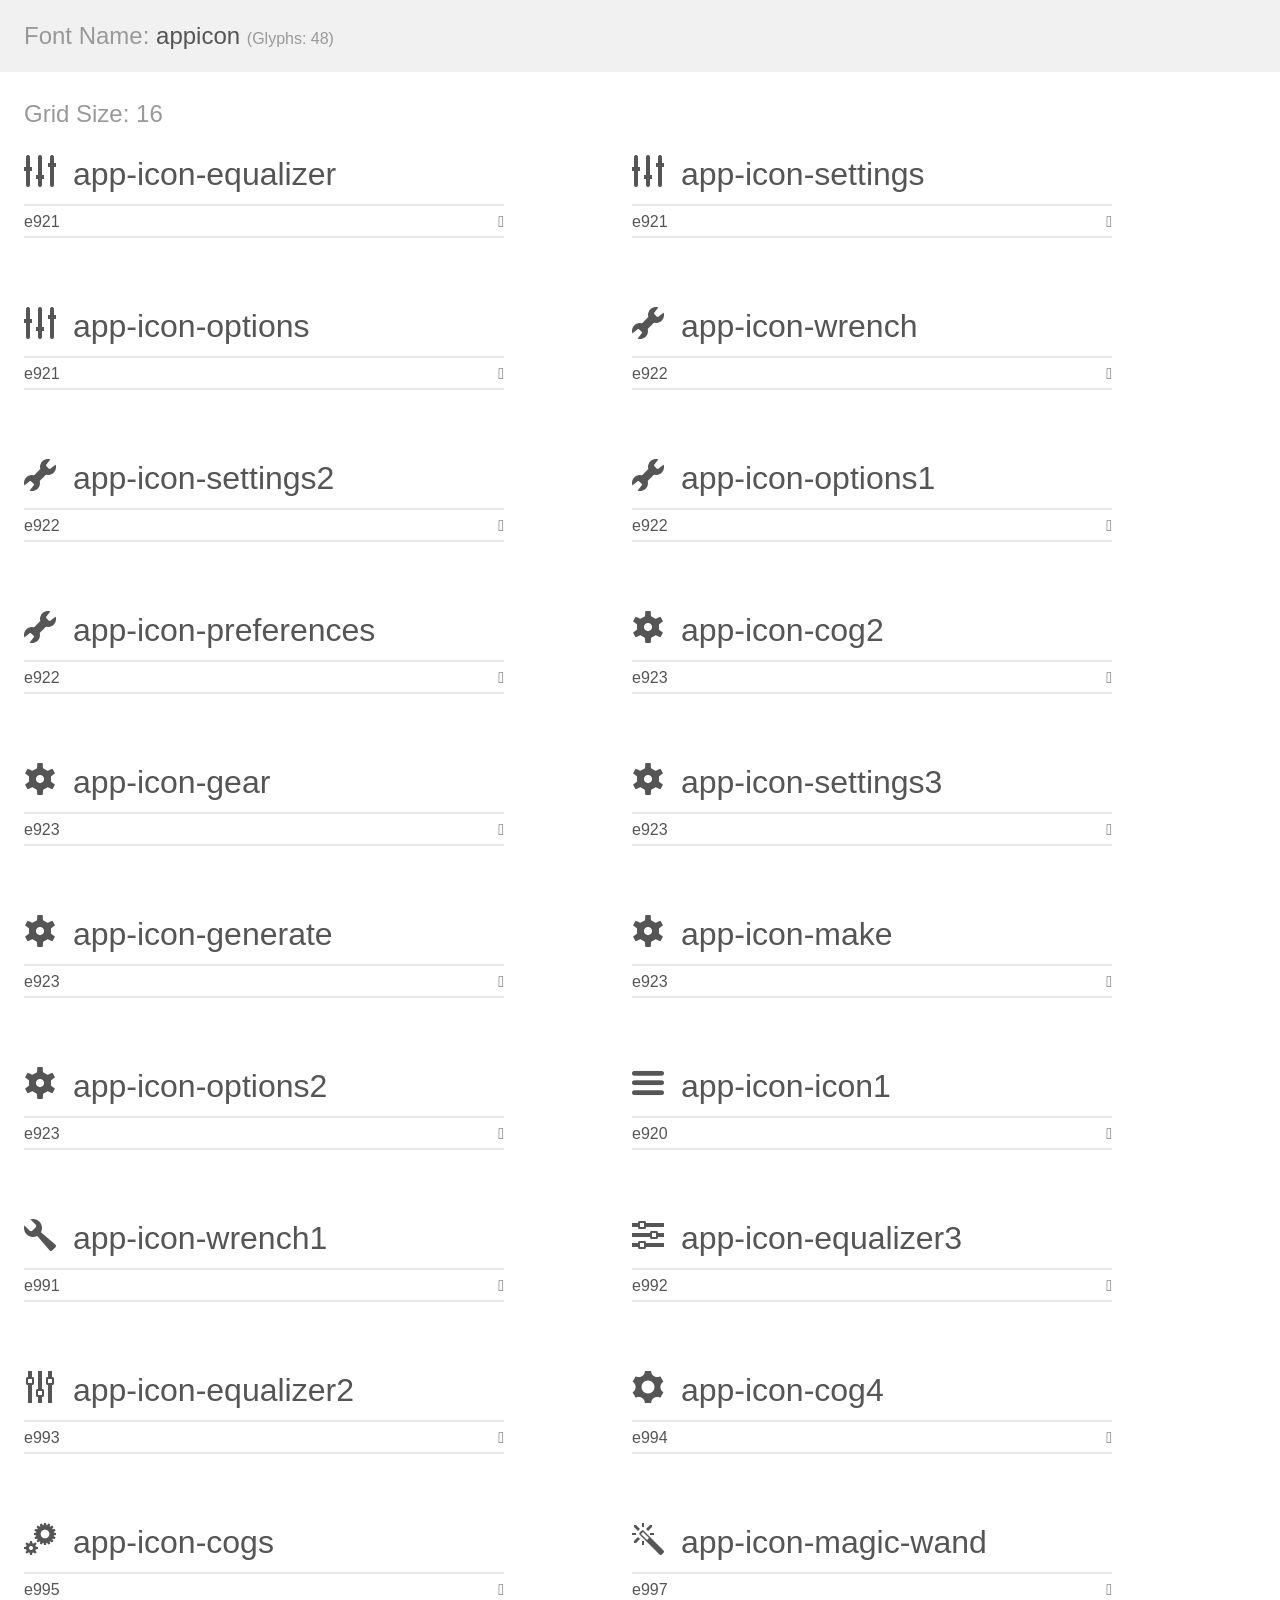
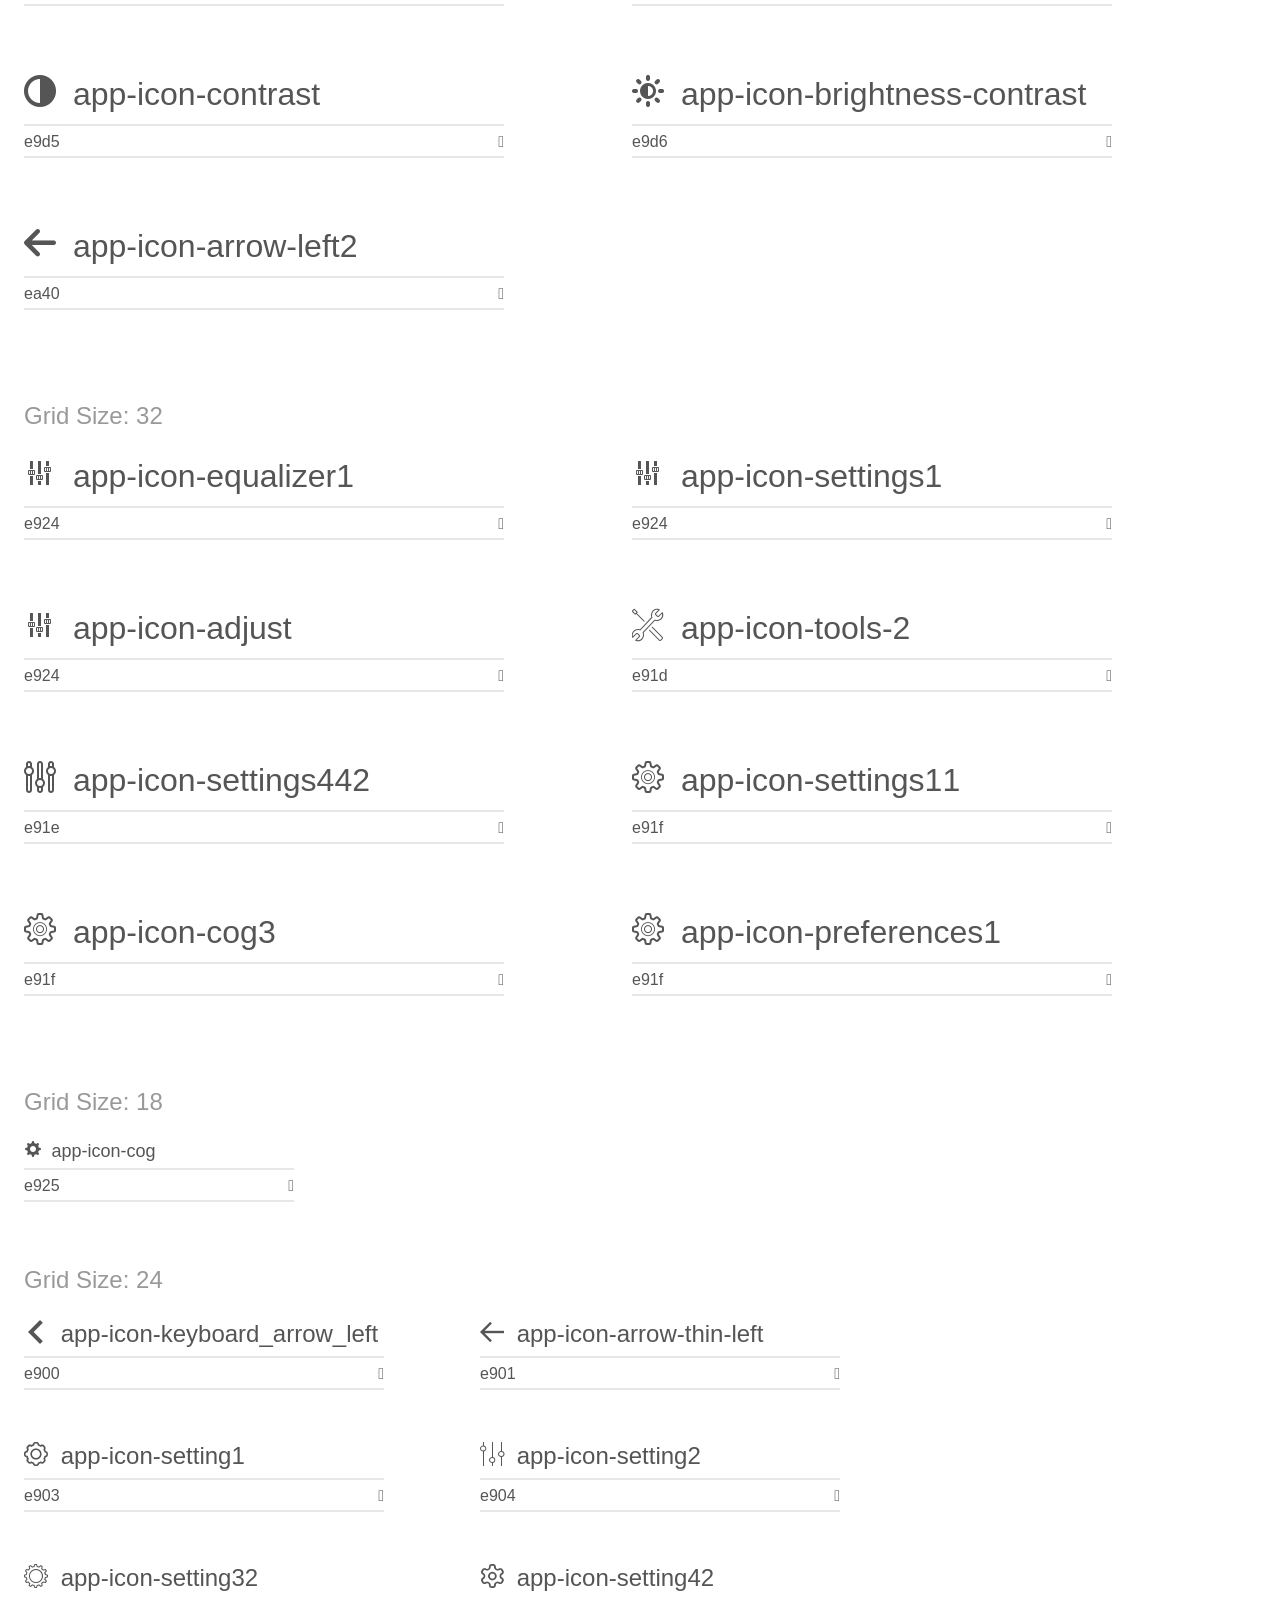
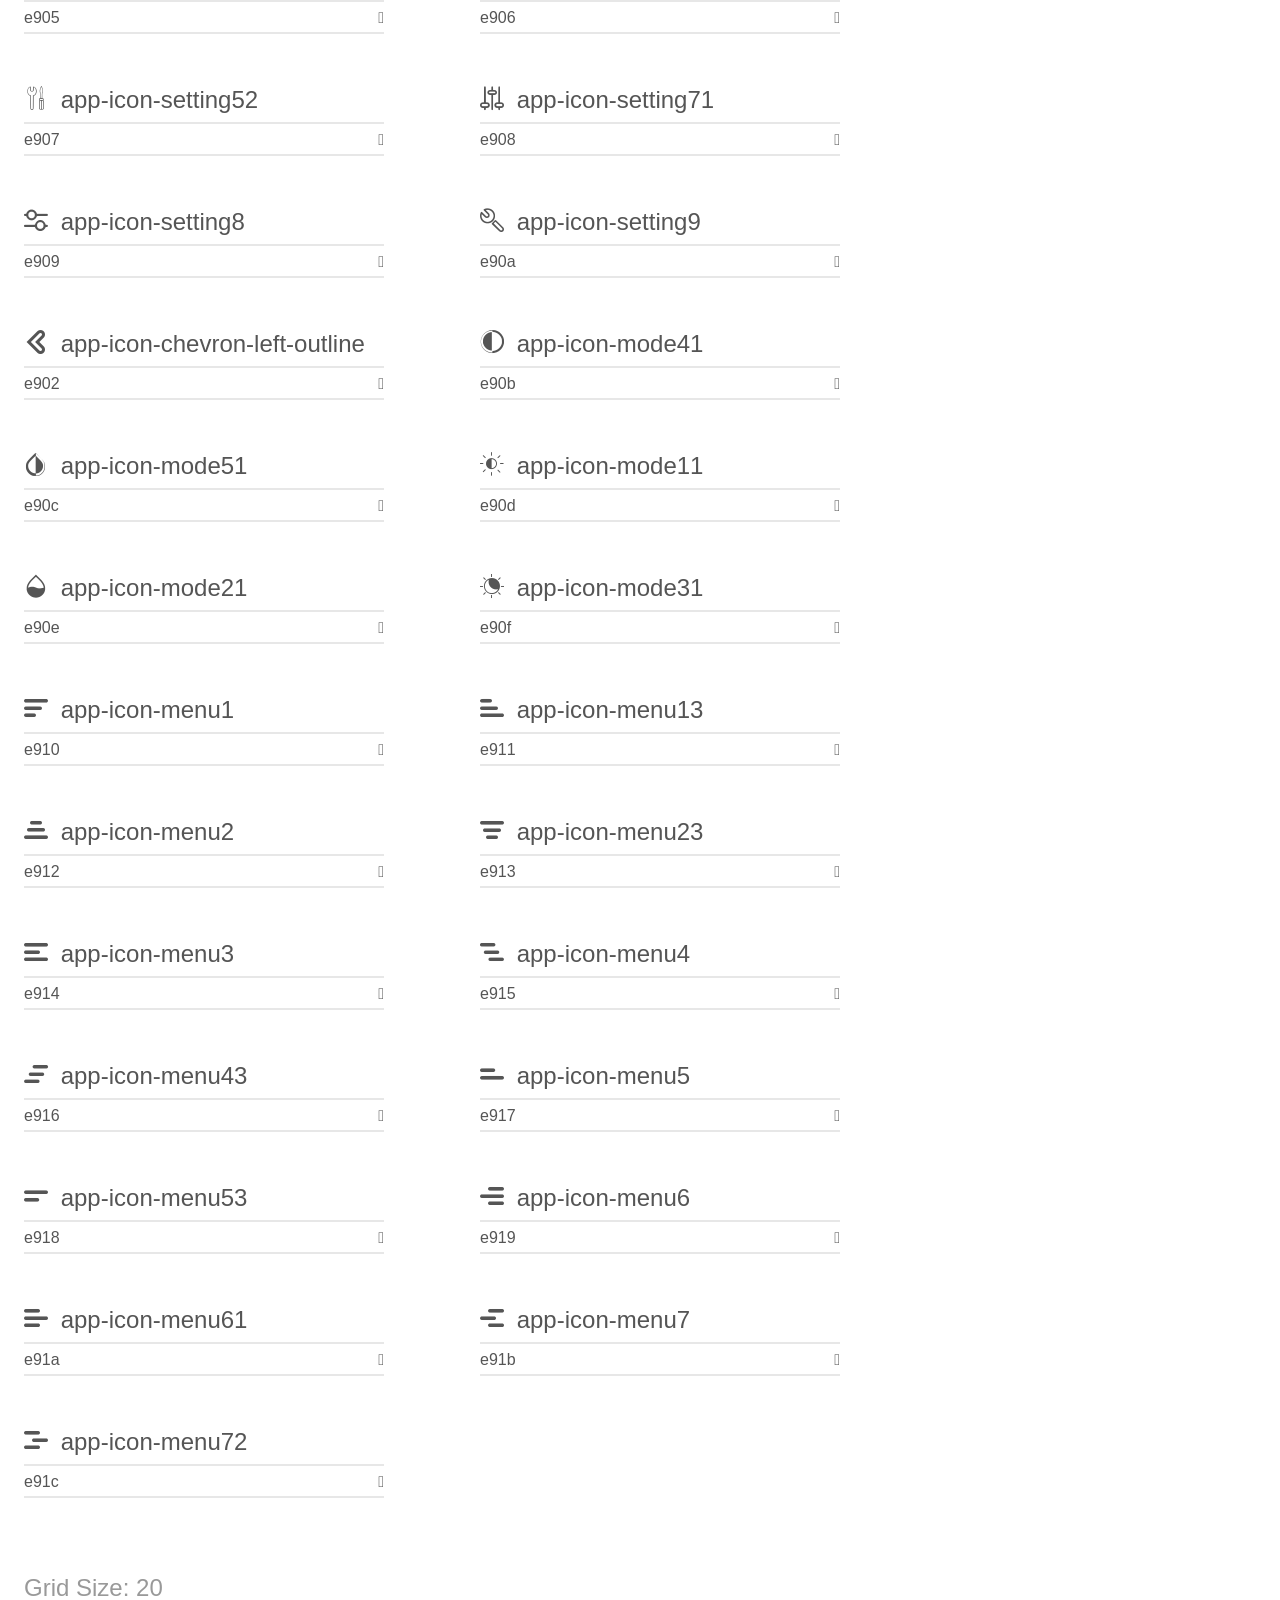
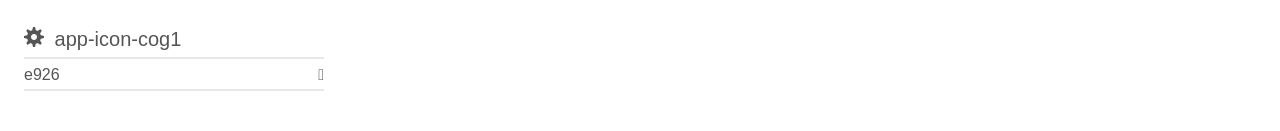
<file: modules/fonts/mdi/appicon/demo/demo.html>
<!doctype html>
<html>
<head>
    <meta charset="utf-8">
    <title>IcoMoon Demo</title>
    <meta name="description" content="An Icon Font Generated By IcoMoon.io">
    <meta name="viewport" content="width=device-width, initial-scale=1">
    <link rel="stylesheet" href="demo.css">
    <link rel="stylesheet" href="../appicon.css"></head>
<body>
    
    <div class="bgc1 clearfix">
        <h1 class="mhmm mvm"><span class="fgc1">Font Name:</span> appicon <small class="fgc1">(Glyphs:&nbsp;48)</small></h1>
    </div>
    <div class="clearfix mhl ptl">
        <h1 class="mvm mtn fgc1">Grid Size: 16</h1>
        <div class="glyph fs1">
            <div class="clearfix bshadow0 pbs">
                <span class="app-icon-equalizer"></span>
                <span class="mls"> app-icon-equalizer</span>
            </div>
            <fieldset class="fs0 size1of1 clearfix hidden-false">
                <input type="text" readonly value="e921" class="unit size1of2" />
                <input type="text" maxlength="1" readonly value="&#xe921;" class="unitRight size1of2 talign-right" />
            </fieldset>
            <div class="fs0 bshadow0 clearfix hidden-true">
                <span class="unit pvs fgc1">liga: </span>
                <input type="text" readonly value="" class="liga unitRight" />
            </div>
        </div>
        <div class="glyph fs1">
            <div class="clearfix bshadow0 pbs">
                <span class="app-icon-settings"></span>
                <span class="mls"> app-icon-settings</span>
            </div>
            <fieldset class="fs0 size1of1 clearfix hidden-false">
                <input type="text" readonly value="e921" class="unit size1of2" />
                <input type="text" maxlength="1" readonly value="&#xe921;" class="unitRight size1of2 talign-right" />
            </fieldset>
            <div class="fs0 bshadow0 clearfix hidden-true">
                <span class="unit pvs fgc1">liga: </span>
                <input type="text" readonly value="" class="liga unitRight" />
            </div>
        </div>
        <div class="glyph fs1">
            <div class="clearfix bshadow0 pbs">
                <span class="app-icon-options"></span>
                <span class="mls"> app-icon-options</span>
            </div>
            <fieldset class="fs0 size1of1 clearfix hidden-false">
                <input type="text" readonly value="e921" class="unit size1of2" />
                <input type="text" maxlength="1" readonly value="&#xe921;" class="unitRight size1of2 talign-right" />
            </fieldset>
            <div class="fs0 bshadow0 clearfix hidden-true">
                <span class="unit pvs fgc1">liga: </span>
                <input type="text" readonly value="" class="liga unitRight" />
            </div>
        </div>
        <div class="glyph fs1">
            <div class="clearfix bshadow0 pbs">
                <span class="app-icon-wrench"></span>
                <span class="mls"> app-icon-wrench</span>
            </div>
            <fieldset class="fs0 size1of1 clearfix hidden-false">
                <input type="text" readonly value="e922" class="unit size1of2" />
                <input type="text" maxlength="1" readonly value="&#xe922;" class="unitRight size1of2 talign-right" />
            </fieldset>
            <div class="fs0 bshadow0 clearfix hidden-true">
                <span class="unit pvs fgc1">liga: </span>
                <input type="text" readonly value="" class="liga unitRight" />
            </div>
        </div>
        <div class="glyph fs1">
            <div class="clearfix bshadow0 pbs">
                <span class="app-icon-settings2"></span>
                <span class="mls"> app-icon-settings2</span>
            </div>
            <fieldset class="fs0 size1of1 clearfix hidden-false">
                <input type="text" readonly value="e922" class="unit size1of2" />
                <input type="text" maxlength="1" readonly value="&#xe922;" class="unitRight size1of2 talign-right" />
            </fieldset>
            <div class="fs0 bshadow0 clearfix hidden-true">
                <span class="unit pvs fgc1">liga: </span>
                <input type="text" readonly value="" class="liga unitRight" />
            </div>
        </div>
        <div class="glyph fs1">
            <div class="clearfix bshadow0 pbs">
                <span class="app-icon-options1"></span>
                <span class="mls"> app-icon-options1</span>
            </div>
            <fieldset class="fs0 size1of1 clearfix hidden-false">
                <input type="text" readonly value="e922" class="unit size1of2" />
                <input type="text" maxlength="1" readonly value="&#xe922;" class="unitRight size1of2 talign-right" />
            </fieldset>
            <div class="fs0 bshadow0 clearfix hidden-true">
                <span class="unit pvs fgc1">liga: </span>
                <input type="text" readonly value="" class="liga unitRight" />
            </div>
        </div>
        <div class="glyph fs1">
            <div class="clearfix bshadow0 pbs">
                <span class="app-icon-preferences"></span>
                <span class="mls"> app-icon-preferences</span>
            </div>
            <fieldset class="fs0 size1of1 clearfix hidden-false">
                <input type="text" readonly value="e922" class="unit size1of2" />
                <input type="text" maxlength="1" readonly value="&#xe922;" class="unitRight size1of2 talign-right" />
            </fieldset>
            <div class="fs0 bshadow0 clearfix hidden-true">
                <span class="unit pvs fgc1">liga: </span>
                <input type="text" readonly value="" class="liga unitRight" />
            </div>
        </div>
        <div class="glyph fs1">
            <div class="clearfix bshadow0 pbs">
                <span class="app-icon-cog2"></span>
                <span class="mls"> app-icon-cog2</span>
            </div>
            <fieldset class="fs0 size1of1 clearfix hidden-false">
                <input type="text" readonly value="e923" class="unit size1of2" />
                <input type="text" maxlength="1" readonly value="&#xe923;" class="unitRight size1of2 talign-right" />
            </fieldset>
            <div class="fs0 bshadow0 clearfix hidden-true">
                <span class="unit pvs fgc1">liga: </span>
                <input type="text" readonly value="" class="liga unitRight" />
            </div>
        </div>
        <div class="glyph fs1">
            <div class="clearfix bshadow0 pbs">
                <span class="app-icon-gear"></span>
                <span class="mls"> app-icon-gear</span>
            </div>
            <fieldset class="fs0 size1of1 clearfix hidden-false">
                <input type="text" readonly value="e923" class="unit size1of2" />
                <input type="text" maxlength="1" readonly value="&#xe923;" class="unitRight size1of2 talign-right" />
            </fieldset>
            <div class="fs0 bshadow0 clearfix hidden-true">
                <span class="unit pvs fgc1">liga: </span>
                <input type="text" readonly value="" class="liga unitRight" />
            </div>
        </div>
        <div class="glyph fs1">
            <div class="clearfix bshadow0 pbs">
                <span class="app-icon-settings3"></span>
                <span class="mls"> app-icon-settings3</span>
            </div>
            <fieldset class="fs0 size1of1 clearfix hidden-false">
                <input type="text" readonly value="e923" class="unit size1of2" />
                <input type="text" maxlength="1" readonly value="&#xe923;" class="unitRight size1of2 talign-right" />
            </fieldset>
            <div class="fs0 bshadow0 clearfix hidden-true">
                <span class="unit pvs fgc1">liga: </span>
                <input type="text" readonly value="" class="liga unitRight" />
            </div>
        </div>
        <div class="glyph fs1">
            <div class="clearfix bshadow0 pbs">
                <span class="app-icon-generate"></span>
                <span class="mls"> app-icon-generate</span>
            </div>
            <fieldset class="fs0 size1of1 clearfix hidden-false">
                <input type="text" readonly value="e923" class="unit size1of2" />
                <input type="text" maxlength="1" readonly value="&#xe923;" class="unitRight size1of2 talign-right" />
            </fieldset>
            <div class="fs0 bshadow0 clearfix hidden-true">
                <span class="unit pvs fgc1">liga: </span>
                <input type="text" readonly value="" class="liga unitRight" />
            </div>
        </div>
        <div class="glyph fs1">
            <div class="clearfix bshadow0 pbs">
                <span class="app-icon-make"></span>
                <span class="mls"> app-icon-make</span>
            </div>
            <fieldset class="fs0 size1of1 clearfix hidden-false">
                <input type="text" readonly value="e923" class="unit size1of2" />
                <input type="text" maxlength="1" readonly value="&#xe923;" class="unitRight size1of2 talign-right" />
            </fieldset>
            <div class="fs0 bshadow0 clearfix hidden-true">
                <span class="unit pvs fgc1">liga: </span>
                <input type="text" readonly value="" class="liga unitRight" />
            </div>
        </div>
        <div class="glyph fs1">
            <div class="clearfix bshadow0 pbs">
                <span class="app-icon-options2"></span>
                <span class="mls"> app-icon-options2</span>
            </div>
            <fieldset class="fs0 size1of1 clearfix hidden-false">
                <input type="text" readonly value="e923" class="unit size1of2" />
                <input type="text" maxlength="1" readonly value="&#xe923;" class="unitRight size1of2 talign-right" />
            </fieldset>
            <div class="fs0 bshadow0 clearfix hidden-true">
                <span class="unit pvs fgc1">liga: </span>
                <input type="text" readonly value="" class="liga unitRight" />
            </div>
        </div>
        <div class="glyph fs1">
            <div class="clearfix bshadow0 pbs">
                <span class="app-icon-icon1"></span>
                <span class="mls"> app-icon-icon1</span>
            </div>
            <fieldset class="fs0 size1of1 clearfix hidden-false">
                <input type="text" readonly value="e920" class="unit size1of2" />
                <input type="text" maxlength="1" readonly value="&#xe920;" class="unitRight size1of2 talign-right" />
            </fieldset>
            <div class="fs0 bshadow0 clearfix hidden-true">
                <span class="unit pvs fgc1">liga: </span>
                <input type="text" readonly value="" class="liga unitRight" />
            </div>
        </div>
        <div class="glyph fs1">
            <div class="clearfix bshadow0 pbs">
                <span class="app-icon-wrench1"></span>
                <span class="mls"> app-icon-wrench1</span>
            </div>
            <fieldset class="fs0 size1of1 clearfix hidden-false">
                <input type="text" readonly value="e991" class="unit size1of2" />
                <input type="text" maxlength="1" readonly value="&#xe991;" class="unitRight size1of2 talign-right" />
            </fieldset>
            <div class="fs0 bshadow0 clearfix hidden-true">
                <span class="unit pvs fgc1">liga: </span>
                <input type="text" readonly value="wrench, tool" class="liga unitRight" />
            </div>
        </div>
        <div class="glyph fs1">
            <div class="clearfix bshadow0 pbs">
                <span class="app-icon-equalizer3"></span>
                <span class="mls"> app-icon-equalizer3</span>
            </div>
            <fieldset class="fs0 size1of1 clearfix hidden-false">
                <input type="text" readonly value="e992" class="unit size1of2" />
                <input type="text" maxlength="1" readonly value="&#xe992;" class="unitRight size1of2 talign-right" />
            </fieldset>
            <div class="fs0 bshadow0 clearfix hidden-true">
                <span class="unit pvs fgc1">liga: </span>
                <input type="text" readonly value="equalizer, sliders" class="liga unitRight" />
            </div>
        </div>
        <div class="glyph fs1">
            <div class="clearfix bshadow0 pbs">
                <span class="app-icon-equalizer2"></span>
                <span class="mls"> app-icon-equalizer2</span>
            </div>
            <fieldset class="fs0 size1of1 clearfix hidden-false">
                <input type="text" readonly value="e993" class="unit size1of2" />
                <input type="text" maxlength="1" readonly value="&#xe993;" class="unitRight size1of2 talign-right" />
            </fieldset>
            <div class="fs0 bshadow0 clearfix hidden-true">
                <span class="unit pvs fgc1">liga: </span>
                <input type="text" readonly value="equalizer2, sliders2" class="liga unitRight" />
            </div>
        </div>
        <div class="glyph fs1">
            <div class="clearfix bshadow0 pbs">
                <span class="app-icon-cog4"></span>
                <span class="mls"> app-icon-cog4</span>
            </div>
            <fieldset class="fs0 size1of1 clearfix hidden-false">
                <input type="text" readonly value="e994" class="unit size1of2" />
                <input type="text" maxlength="1" readonly value="&#xe994;" class="unitRight size1of2 talign-right" />
            </fieldset>
            <div class="fs0 bshadow0 clearfix hidden-true">
                <span class="unit pvs fgc1">liga: </span>
                <input type="text" readonly value="cog, gear" class="liga unitRight" />
            </div>
        </div>
        <div class="glyph fs1">
            <div class="clearfix bshadow0 pbs">
                <span class="app-icon-cogs"></span>
                <span class="mls"> app-icon-cogs</span>
            </div>
            <fieldset class="fs0 size1of1 clearfix hidden-false">
                <input type="text" readonly value="e995" class="unit size1of2" />
                <input type="text" maxlength="1" readonly value="&#xe995;" class="unitRight size1of2 talign-right" />
            </fieldset>
            <div class="fs0 bshadow0 clearfix hidden-true">
                <span class="unit pvs fgc1">liga: </span>
                <input type="text" readonly value="cogs, gears" class="liga unitRight" />
            </div>
        </div>
        <div class="glyph fs1">
            <div class="clearfix bshadow0 pbs">
                <span class="app-icon-magic-wand"></span>
                <span class="mls"> app-icon-magic-wand</span>
            </div>
            <fieldset class="fs0 size1of1 clearfix hidden-false">
                <input type="text" readonly value="e997" class="unit size1of2" />
                <input type="text" maxlength="1" readonly value="&#xe997;" class="unitRight size1of2 talign-right" />
            </fieldset>
            <div class="fs0 bshadow0 clearfix hidden-true">
                <span class="unit pvs fgc1">liga: </span>
                <input type="text" readonly value="magic-wand, wizard" class="liga unitRight" />
            </div>
        </div>
        <div class="glyph fs1">
            <div class="clearfix bshadow0 pbs">
                <span class="app-icon-contrast"></span>
                <span class="mls"> app-icon-contrast</span>
            </div>
            <fieldset class="fs0 size1of1 clearfix hidden-false">
                <input type="text" readonly value="e9d5" class="unit size1of2" />
                <input type="text" maxlength="1" readonly value="&#xe9d5;" class="unitRight size1of2 talign-right" />
            </fieldset>
            <div class="fs0 bshadow0 clearfix hidden-true">
                <span class="unit pvs fgc1">liga: </span>
                <input type="text" readonly value="contrast" class="liga unitRight" />
            </div>
        </div>
        <div class="glyph fs1">
            <div class="clearfix bshadow0 pbs">
                <span class="app-icon-brightness-contrast"></span>
                <span class="mls"> app-icon-brightness-contrast</span>
            </div>
            <fieldset class="fs0 size1of1 clearfix hidden-false">
                <input type="text" readonly value="e9d6" class="unit size1of2" />
                <input type="text" maxlength="1" readonly value="&#xe9d6;" class="unitRight size1of2 talign-right" />
            </fieldset>
            <div class="fs0 bshadow0 clearfix hidden-true">
                <span class="unit pvs fgc1">liga: </span>
                <input type="text" readonly value="brightness-contrast" class="liga unitRight" />
            </div>
        </div>
        <div class="glyph fs1">
            <div class="clearfix bshadow0 pbs">
                <span class="app-icon-arrow-left2"></span>
                <span class="mls"> app-icon-arrow-left2</span>
            </div>
            <fieldset class="fs0 size1of1 clearfix hidden-false">
                <input type="text" readonly value="ea40" class="unit size1of2" />
                <input type="text" maxlength="1" readonly value="&#xea40;" class="unitRight size1of2 talign-right" />
            </fieldset>
            <div class="fs0 bshadow0 clearfix hidden-true">
                <span class="unit pvs fgc1">liga: </span>
                <input type="text" readonly value="arrow-left2, left4" class="liga unitRight" />
            </div>
        </div>
    </div>
    <div class="clearfix mhl ptl">
        <h1 class="mvm mtn fgc1">Grid Size: 32</h1>
        <div class="glyph fs2">
            <div class="clearfix bshadow0 pbs">
                <span class="app-icon-equalizer1"></span>
                <span class="mls"> app-icon-equalizer1</span>
            </div>
            <fieldset class="fs0 size1of1 clearfix hidden-false">
                <input type="text" readonly value="e924" class="unit size1of2" />
                <input type="text" maxlength="1" readonly value="&#xe924;" class="unitRight size1of2 talign-right" />
            </fieldset>
            <div class="fs0 bshadow0 clearfix hidden-true">
                <span class="unit pvs fgc1">liga: </span>
                <input type="text" readonly value="" class="liga unitRight" />
            </div>
        </div>
        <div class="glyph fs2">
            <div class="clearfix bshadow0 pbs">
                <span class="app-icon-settings1"></span>
                <span class="mls"> app-icon-settings1</span>
            </div>
            <fieldset class="fs0 size1of1 clearfix hidden-false">
                <input type="text" readonly value="e924" class="unit size1of2" />
                <input type="text" maxlength="1" readonly value="&#xe924;" class="unitRight size1of2 talign-right" />
            </fieldset>
            <div class="fs0 bshadow0 clearfix hidden-true">
                <span class="unit pvs fgc1">liga: </span>
                <input type="text" readonly value="" class="liga unitRight" />
            </div>
        </div>
        <div class="glyph fs2">
            <div class="clearfix bshadow0 pbs">
                <span class="app-icon-adjust"></span>
                <span class="mls"> app-icon-adjust</span>
            </div>
            <fieldset class="fs0 size1of1 clearfix hidden-false">
                <input type="text" readonly value="e924" class="unit size1of2" />
                <input type="text" maxlength="1" readonly value="&#xe924;" class="unitRight size1of2 talign-right" />
            </fieldset>
            <div class="fs0 bshadow0 clearfix hidden-true">
                <span class="unit pvs fgc1">liga: </span>
                <input type="text" readonly value="" class="liga unitRight" />
            </div>
        </div>
        <div class="glyph fs2">
            <div class="clearfix bshadow0 pbs">
                <span class="app-icon-tools-2"></span>
                <span class="mls"> app-icon-tools-2</span>
            </div>
            <fieldset class="fs0 size1of1 clearfix hidden-false">
                <input type="text" readonly value="e91d" class="unit size1of2" />
                <input type="text" maxlength="1" readonly value="&#xe91d;" class="unitRight size1of2 talign-right" />
            </fieldset>
            <div class="fs0 bshadow0 clearfix hidden-true">
                <span class="unit pvs fgc1">liga: </span>
                <input type="text" readonly value="" class="liga unitRight" />
            </div>
        </div>
        <div class="glyph fs2">
            <div class="clearfix bshadow0 pbs">
                <span class="app-icon-settings442"></span>
                <span class="mls"> app-icon-settings442</span>
            </div>
            <fieldset class="fs0 size1of1 clearfix hidden-false">
                <input type="text" readonly value="e91e" class="unit size1of2" />
                <input type="text" maxlength="1" readonly value="&#xe91e;" class="unitRight size1of2 talign-right" />
            </fieldset>
            <div class="fs0 bshadow0 clearfix hidden-true">
                <span class="unit pvs fgc1">liga: </span>
                <input type="text" readonly value="" class="liga unitRight" />
            </div>
        </div>
        <div class="glyph fs2">
            <div class="clearfix bshadow0 pbs">
                <span class="app-icon-settings11"></span>
                <span class="mls"> app-icon-settings11</span>
            </div>
            <fieldset class="fs0 size1of1 clearfix hidden-false">
                <input type="text" readonly value="e91f" class="unit size1of2" />
                <input type="text" maxlength="1" readonly value="&#xe91f;" class="unitRight size1of2 talign-right" />
            </fieldset>
            <div class="fs0 bshadow0 clearfix hidden-true">
                <span class="unit pvs fgc1">liga: </span>
                <input type="text" readonly value="" class="liga unitRight" />
            </div>
        </div>
        <div class="glyph fs2">
            <div class="clearfix bshadow0 pbs">
                <span class="app-icon-cog3"></span>
                <span class="mls"> app-icon-cog3</span>
            </div>
            <fieldset class="fs0 size1of1 clearfix hidden-false">
                <input type="text" readonly value="e91f" class="unit size1of2" />
                <input type="text" maxlength="1" readonly value="&#xe91f;" class="unitRight size1of2 talign-right" />
            </fieldset>
            <div class="fs0 bshadow0 clearfix hidden-true">
                <span class="unit pvs fgc1">liga: </span>
                <input type="text" readonly value="" class="liga unitRight" />
            </div>
        </div>
        <div class="glyph fs2">
            <div class="clearfix bshadow0 pbs">
                <span class="app-icon-preferences1"></span>
                <span class="mls"> app-icon-preferences1</span>
            </div>
            <fieldset class="fs0 size1of1 clearfix hidden-false">
                <input type="text" readonly value="e91f" class="unit size1of2" />
                <input type="text" maxlength="1" readonly value="&#xe91f;" class="unitRight size1of2 talign-right" />
            </fieldset>
            <div class="fs0 bshadow0 clearfix hidden-true">
                <span class="unit pvs fgc1">liga: </span>
                <input type="text" readonly value="" class="liga unitRight" />
            </div>
        </div>
    </div>
    <div class="clearfix mhl ptl">
        <h1 class="mvm mtn fgc1">Grid Size: 18</h1>
        <div class="glyph fs3">
            <div class="clearfix bshadow0 pbs">
                <span class="app-icon-cog"></span>
                <span class="mls"> app-icon-cog</span>
            </div>
            <fieldset class="fs0 size1of1 clearfix hidden-false">
                <input type="text" readonly value="e925" class="unit size1of2" />
                <input type="text" maxlength="1" readonly value="&#xe925;" class="unitRight size1of2 talign-right" />
            </fieldset>
            <div class="fs0 bshadow0 clearfix hidden-true">
                <span class="unit pvs fgc1">liga: </span>
                <input type="text" readonly value="" class="liga unitRight" />
            </div>
        </div>
    </div>
    <div class="clearfix mhl ptl">
        <h1 class="mvm mtn fgc1">Grid Size: 24</h1>
        <div class="glyph fs4">
            <div class="clearfix bshadow0 pbs">
                <span class="app-icon-keyboard_arrow_left"></span>
                <span class="mls"> app-icon-keyboard_arrow_left</span>
            </div>
            <fieldset class="fs0 size1of1 clearfix hidden-false">
                <input type="text" readonly value="e900" class="unit size1of2" />
                <input type="text" maxlength="1" readonly value="&#xe900;" class="unitRight size1of2 talign-right" />
            </fieldset>
            <div class="fs0 bshadow0 clearfix hidden-true">
                <span class="unit pvs fgc1">liga: </span>
                <input type="text" readonly value="" class="liga unitRight" />
            </div>
        </div>
        <div class="glyph fs4">
            <div class="clearfix bshadow0 pbs">
                <span class="app-icon-arrow-thin-left"></span>
                <span class="mls"> app-icon-arrow-thin-left</span>
            </div>
            <fieldset class="fs0 size1of1 clearfix hidden-false">
                <input type="text" readonly value="e901" class="unit size1of2" />
                <input type="text" maxlength="1" readonly value="&#xe901;" class="unitRight size1of2 talign-right" />
            </fieldset>
            <div class="fs0 bshadow0 clearfix hidden-true">
                <span class="unit pvs fgc1">liga: </span>
                <input type="text" readonly value="" class="liga unitRight" />
            </div>
        </div>
        <div class="glyph fs4">
            <div class="clearfix bshadow0 pbs">
                <span class="app-icon-setting1"></span>
                <span class="mls"> app-icon-setting1</span>
            </div>
            <fieldset class="fs0 size1of1 clearfix hidden-false">
                <input type="text" readonly value="e903" class="unit size1of2" />
                <input type="text" maxlength="1" readonly value="&#xe903;" class="unitRight size1of2 talign-right" />
            </fieldset>
            <div class="fs0 bshadow0 clearfix hidden-true">
                <span class="unit pvs fgc1">liga: </span>
                <input type="text" readonly value="" class="liga unitRight" />
            </div>
        </div>
        <div class="glyph fs4">
            <div class="clearfix bshadow0 pbs">
                <span class="app-icon-setting2"></span>
                <span class="mls"> app-icon-setting2</span>
            </div>
            <fieldset class="fs0 size1of1 clearfix hidden-false">
                <input type="text" readonly value="e904" class="unit size1of2" />
                <input type="text" maxlength="1" readonly value="&#xe904;" class="unitRight size1of2 talign-right" />
            </fieldset>
            <div class="fs0 bshadow0 clearfix hidden-true">
                <span class="unit pvs fgc1">liga: </span>
                <input type="text" readonly value="" class="liga unitRight" />
            </div>
        </div>
        <div class="glyph fs4">
            <div class="clearfix bshadow0 pbs">
                <span class="app-icon-setting32"></span>
                <span class="mls"> app-icon-setting32</span>
            </div>
            <fieldset class="fs0 size1of1 clearfix hidden-false">
                <input type="text" readonly value="e905" class="unit size1of2" />
                <input type="text" maxlength="1" readonly value="&#xe905;" class="unitRight size1of2 talign-right" />
            </fieldset>
            <div class="fs0 bshadow0 clearfix hidden-true">
                <span class="unit pvs fgc1">liga: </span>
                <input type="text" readonly value="" class="liga unitRight" />
            </div>
        </div>
        <div class="glyph fs4">
            <div class="clearfix bshadow0 pbs">
                <span class="app-icon-setting42"></span>
                <span class="mls"> app-icon-setting42</span>
            </div>
            <fieldset class="fs0 size1of1 clearfix hidden-false">
                <input type="text" readonly value="e906" class="unit size1of2" />
                <input type="text" maxlength="1" readonly value="&#xe906;" class="unitRight size1of2 talign-right" />
            </fieldset>
            <div class="fs0 bshadow0 clearfix hidden-true">
                <span class="unit pvs fgc1">liga: </span>
                <input type="text" readonly value="" class="liga unitRight" />
            </div>
        </div>
        <div class="glyph fs4">
            <div class="clearfix bshadow0 pbs">
                <span class="app-icon-setting52"></span>
                <span class="mls"> app-icon-setting52</span>
            </div>
            <fieldset class="fs0 size1of1 clearfix hidden-false">
                <input type="text" readonly value="e907" class="unit size1of2" />
                <input type="text" maxlength="1" readonly value="&#xe907;" class="unitRight size1of2 talign-right" />
            </fieldset>
            <div class="fs0 bshadow0 clearfix hidden-true">
                <span class="unit pvs fgc1">liga: </span>
                <input type="text" readonly value="" class="liga unitRight" />
            </div>
        </div>
        <div class="glyph fs4">
            <div class="clearfix bshadow0 pbs">
                <span class="app-icon-setting71"></span>
                <span class="mls"> app-icon-setting71</span>
            </div>
            <fieldset class="fs0 size1of1 clearfix hidden-false">
                <input type="text" readonly value="e908" class="unit size1of2" />
                <input type="text" maxlength="1" readonly value="&#xe908;" class="unitRight size1of2 talign-right" />
            </fieldset>
            <div class="fs0 bshadow0 clearfix hidden-true">
                <span class="unit pvs fgc1">liga: </span>
                <input type="text" readonly value="" class="liga unitRight" />
            </div>
        </div>
        <div class="glyph fs4">
            <div class="clearfix bshadow0 pbs">
                <span class="app-icon-setting8"></span>
                <span class="mls"> app-icon-setting8</span>
            </div>
            <fieldset class="fs0 size1of1 clearfix hidden-false">
                <input type="text" readonly value="e909" class="unit size1of2" />
                <input type="text" maxlength="1" readonly value="&#xe909;" class="unitRight size1of2 talign-right" />
            </fieldset>
            <div class="fs0 bshadow0 clearfix hidden-true">
                <span class="unit pvs fgc1">liga: </span>
                <input type="text" readonly value="" class="liga unitRight" />
            </div>
        </div>
        <div class="glyph fs4">
            <div class="clearfix bshadow0 pbs">
                <span class="app-icon-setting9"></span>
                <span class="mls"> app-icon-setting9</span>
            </div>
            <fieldset class="fs0 size1of1 clearfix hidden-false">
                <input type="text" readonly value="e90a" class="unit size1of2" />
                <input type="text" maxlength="1" readonly value="&#xe90a;" class="unitRight size1of2 talign-right" />
            </fieldset>
            <div class="fs0 bshadow0 clearfix hidden-true">
                <span class="unit pvs fgc1">liga: </span>
                <input type="text" readonly value="" class="liga unitRight" />
            </div>
        </div>
        <div class="glyph fs4">
            <div class="clearfix bshadow0 pbs">
                <span class="app-icon-chevron-left-outline"></span>
                <span class="mls"> app-icon-chevron-left-outline</span>
            </div>
            <fieldset class="fs0 size1of1 clearfix hidden-false">
                <input type="text" readonly value="e902" class="unit size1of2" />
                <input type="text" maxlength="1" readonly value="&#xe902;" class="unitRight size1of2 talign-right" />
            </fieldset>
            <div class="fs0 bshadow0 clearfix hidden-true">
                <span class="unit pvs fgc1">liga: </span>
                <input type="text" readonly value="" class="liga unitRight" />
            </div>
        </div>
        <div class="glyph fs4">
            <div class="clearfix bshadow0 pbs">
                <span class="app-icon-mode41"></span>
                <span class="mls"> app-icon-mode41</span>
            </div>
            <fieldset class="fs0 size1of1 clearfix hidden-false">
                <input type="text" readonly value="e90b" class="unit size1of2" />
                <input type="text" maxlength="1" readonly value="&#xe90b;" class="unitRight size1of2 talign-right" />
            </fieldset>
            <div class="fs0 bshadow0 clearfix hidden-true">
                <span class="unit pvs fgc1">liga: </span>
                <input type="text" readonly value="" class="liga unitRight" />
            </div>
        </div>
        <div class="glyph fs4">
            <div class="clearfix bshadow0 pbs">
                <span class="app-icon-mode51"></span>
                <span class="mls"> app-icon-mode51</span>
            </div>
            <fieldset class="fs0 size1of1 clearfix hidden-false">
                <input type="text" readonly value="e90c" class="unit size1of2" />
                <input type="text" maxlength="1" readonly value="&#xe90c;" class="unitRight size1of2 talign-right" />
            </fieldset>
            <div class="fs0 bshadow0 clearfix hidden-true">
                <span class="unit pvs fgc1">liga: </span>
                <input type="text" readonly value="" class="liga unitRight" />
            </div>
        </div>
        <div class="glyph fs4">
            <div class="clearfix bshadow0 pbs">
                <span class="app-icon-mode11"></span>
                <span class="mls"> app-icon-mode11</span>
            </div>
            <fieldset class="fs0 size1of1 clearfix hidden-false">
                <input type="text" readonly value="e90d" class="unit size1of2" />
                <input type="text" maxlength="1" readonly value="&#xe90d;" class="unitRight size1of2 talign-right" />
            </fieldset>
            <div class="fs0 bshadow0 clearfix hidden-true">
                <span class="unit pvs fgc1">liga: </span>
                <input type="text" readonly value="" class="liga unitRight" />
            </div>
        </div>
        <div class="glyph fs4">
            <div class="clearfix bshadow0 pbs">
                <span class="app-icon-mode21"></span>
                <span class="mls"> app-icon-mode21</span>
            </div>
            <fieldset class="fs0 size1of1 clearfix hidden-false">
                <input type="text" readonly value="e90e" class="unit size1of2" />
                <input type="text" maxlength="1" readonly value="&#xe90e;" class="unitRight size1of2 talign-right" />
            </fieldset>
            <div class="fs0 bshadow0 clearfix hidden-true">
                <span class="unit pvs fgc1">liga: </span>
                <input type="text" readonly value="" class="liga unitRight" />
            </div>
        </div>
        <div class="glyph fs4">
            <div class="clearfix bshadow0 pbs">
                <span class="app-icon-mode31"></span>
                <span class="mls"> app-icon-mode31</span>
            </div>
            <fieldset class="fs0 size1of1 clearfix hidden-false">
                <input type="text" readonly value="e90f" class="unit size1of2" />
                <input type="text" maxlength="1" readonly value="&#xe90f;" class="unitRight size1of2 talign-right" />
            </fieldset>
            <div class="fs0 bshadow0 clearfix hidden-true">
                <span class="unit pvs fgc1">liga: </span>
                <input type="text" readonly value="" class="liga unitRight" />
            </div>
        </div>
        <div class="glyph fs4">
            <div class="clearfix bshadow0 pbs">
                <span class="app-icon-menu1"></span>
                <span class="mls"> app-icon-menu1</span>
            </div>
            <fieldset class="fs0 size1of1 clearfix hidden-false">
                <input type="text" readonly value="e910" class="unit size1of2" />
                <input type="text" maxlength="1" readonly value="&#xe910;" class="unitRight size1of2 talign-right" />
            </fieldset>
            <div class="fs0 bshadow0 clearfix hidden-true">
                <span class="unit pvs fgc1">liga: </span>
                <input type="text" readonly value="" class="liga unitRight" />
            </div>
        </div>
        <div class="glyph fs4">
            <div class="clearfix bshadow0 pbs">
                <span class="app-icon-menu13"></span>
                <span class="mls"> app-icon-menu13</span>
            </div>
            <fieldset class="fs0 size1of1 clearfix hidden-false">
                <input type="text" readonly value="e911" class="unit size1of2" />
                <input type="text" maxlength="1" readonly value="&#xe911;" class="unitRight size1of2 talign-right" />
            </fieldset>
            <div class="fs0 bshadow0 clearfix hidden-true">
                <span class="unit pvs fgc1">liga: </span>
                <input type="text" readonly value="" class="liga unitRight" />
            </div>
        </div>
        <div class="glyph fs4">
            <div class="clearfix bshadow0 pbs">
                <span class="app-icon-menu2"></span>
                <span class="mls"> app-icon-menu2</span>
            </div>
            <fieldset class="fs0 size1of1 clearfix hidden-false">
                <input type="text" readonly value="e912" class="unit size1of2" />
                <input type="text" maxlength="1" readonly value="&#xe912;" class="unitRight size1of2 talign-right" />
            </fieldset>
            <div class="fs0 bshadow0 clearfix hidden-true">
                <span class="unit pvs fgc1">liga: </span>
                <input type="text" readonly value="" class="liga unitRight" />
            </div>
        </div>
        <div class="glyph fs4">
            <div class="clearfix bshadow0 pbs">
                <span class="app-icon-menu23"></span>
                <span class="mls"> app-icon-menu23</span>
            </div>
            <fieldset class="fs0 size1of1 clearfix hidden-false">
                <input type="text" readonly value="e913" class="unit size1of2" />
                <input type="text" maxlength="1" readonly value="&#xe913;" class="unitRight size1of2 talign-right" />
            </fieldset>
            <div class="fs0 bshadow0 clearfix hidden-true">
                <span class="unit pvs fgc1">liga: </span>
                <input type="text" readonly value="" class="liga unitRight" />
            </div>
        </div>
        <div class="glyph fs4">
            <div class="clearfix bshadow0 pbs">
                <span class="app-icon-menu3"></span>
                <span class="mls"> app-icon-menu3</span>
            </div>
            <fieldset class="fs0 size1of1 clearfix hidden-false">
                <input type="text" readonly value="e914" class="unit size1of2" />
                <input type="text" maxlength="1" readonly value="&#xe914;" class="unitRight size1of2 talign-right" />
            </fieldset>
            <div class="fs0 bshadow0 clearfix hidden-true">
                <span class="unit pvs fgc1">liga: </span>
                <input type="text" readonly value="" class="liga unitRight" />
            </div>
        </div>
        <div class="glyph fs4">
            <div class="clearfix bshadow0 pbs">
                <span class="app-icon-menu4"></span>
                <span class="mls"> app-icon-menu4</span>
            </div>
            <fieldset class="fs0 size1of1 clearfix hidden-false">
                <input type="text" readonly value="e915" class="unit size1of2" />
                <input type="text" maxlength="1" readonly value="&#xe915;" class="unitRight size1of2 talign-right" />
            </fieldset>
            <div class="fs0 bshadow0 clearfix hidden-true">
                <span class="unit pvs fgc1">liga: </span>
                <input type="text" readonly value="" class="liga unitRight" />
            </div>
        </div>
        <div class="glyph fs4">
            <div class="clearfix bshadow0 pbs">
                <span class="app-icon-menu43"></span>
                <span class="mls"> app-icon-menu43</span>
            </div>
            <fieldset class="fs0 size1of1 clearfix hidden-false">
                <input type="text" readonly value="e916" class="unit size1of2" />
                <input type="text" maxlength="1" readonly value="&#xe916;" class="unitRight size1of2 talign-right" />
            </fieldset>
            <div class="fs0 bshadow0 clearfix hidden-true">
                <span class="unit pvs fgc1">liga: </span>
                <input type="text" readonly value="" class="liga unitRight" />
            </div>
        </div>
        <div class="glyph fs4">
            <div class="clearfix bshadow0 pbs">
                <span class="app-icon-menu5"></span>
                <span class="mls"> app-icon-menu5</span>
            </div>
            <fieldset class="fs0 size1of1 clearfix hidden-false">
                <input type="text" readonly value="e917" class="unit size1of2" />
                <input type="text" maxlength="1" readonly value="&#xe917;" class="unitRight size1of2 talign-right" />
            </fieldset>
            <div class="fs0 bshadow0 clearfix hidden-true">
                <span class="unit pvs fgc1">liga: </span>
                <input type="text" readonly value="" class="liga unitRight" />
            </div>
        </div>
        <div class="glyph fs4">
            <div class="clearfix bshadow0 pbs">
                <span class="app-icon-menu53"></span>
                <span class="mls"> app-icon-menu53</span>
            </div>
            <fieldset class="fs0 size1of1 clearfix hidden-false">
                <input type="text" readonly value="e918" class="unit size1of2" />
                <input type="text" maxlength="1" readonly value="&#xe918;" class="unitRight size1of2 talign-right" />
            </fieldset>
            <div class="fs0 bshadow0 clearfix hidden-true">
                <span class="unit pvs fgc1">liga: </span>
                <input type="text" readonly value="" class="liga unitRight" />
            </div>
        </div>
        <div class="glyph fs4">
            <div class="clearfix bshadow0 pbs">
                <span class="app-icon-menu6"></span>
                <span class="mls"> app-icon-menu6</span>
            </div>
            <fieldset class="fs0 size1of1 clearfix hidden-false">
                <input type="text" readonly value="e919" class="unit size1of2" />
                <input type="text" maxlength="1" readonly value="&#xe919;" class="unitRight size1of2 talign-right" />
            </fieldset>
            <div class="fs0 bshadow0 clearfix hidden-true">
                <span class="unit pvs fgc1">liga: </span>
                <input type="text" readonly value="" class="liga unitRight" />
            </div>
        </div>
        <div class="glyph fs4">
            <div class="clearfix bshadow0 pbs">
                <span class="app-icon-menu61"></span>
                <span class="mls"> app-icon-menu61</span>
            </div>
            <fieldset class="fs0 size1of1 clearfix hidden-false">
                <input type="text" readonly value="e91a" class="unit size1of2" />
                <input type="text" maxlength="1" readonly value="&#xe91a;" class="unitRight size1of2 talign-right" />
            </fieldset>
            <div class="fs0 bshadow0 clearfix hidden-true">
                <span class="unit pvs fgc1">liga: </span>
                <input type="text" readonly value="" class="liga unitRight" />
            </div>
        </div>
        <div class="glyph fs4">
            <div class="clearfix bshadow0 pbs">
                <span class="app-icon-menu7"></span>
                <span class="mls"> app-icon-menu7</span>
            </div>
            <fieldset class="fs0 size1of1 clearfix hidden-false">
                <input type="text" readonly value="e91b" class="unit size1of2" />
                <input type="text" maxlength="1" readonly value="&#xe91b;" class="unitRight size1of2 talign-right" />
            </fieldset>
            <div class="fs0 bshadow0 clearfix hidden-true">
                <span class="unit pvs fgc1">liga: </span>
                <input type="text" readonly value="" class="liga unitRight" />
            </div>
        </div>
        <div class="glyph fs4">
            <div class="clearfix bshadow0 pbs">
                <span class="app-icon-menu72"></span>
                <span class="mls"> app-icon-menu72</span>
            </div>
            <fieldset class="fs0 size1of1 clearfix hidden-false">
                <input type="text" readonly value="e91c" class="unit size1of2" />
                <input type="text" maxlength="1" readonly value="&#xe91c;" class="unitRight size1of2 talign-right" />
            </fieldset>
            <div class="fs0 bshadow0 clearfix hidden-true">
                <span class="unit pvs fgc1">liga: </span>
                <input type="text" readonly value="" class="liga unitRight" />
            </div>
        </div>
    </div>
    <div class="clearfix mhl ptl">
        <h1 class="mvm mtn fgc1">Grid Size: 20</h1>
        <div class="glyph fs5">
            <div class="clearfix bshadow0 pbs">
                <span class="app-icon-cog1"></span>
                <span class="mls"> app-icon-cog1</span>
            </div>
            <fieldset class="fs0 size1of1 clearfix hidden-false">
                <input type="text" readonly value="e926" class="unit size1of2" />
                <input type="text" maxlength="1" readonly value="&#xe926;" class="unitRight size1of2 talign-right" />
            </fieldset>
            <div class="fs0 bshadow0 clearfix hidden-true">
                <span class="unit pvs fgc1">liga: </span>
                <input type="text" readonly value="" class="liga unitRight" />
            </div>
        </div>
    </div>


</body>
</html>
</file>
<file: assets/js/google-code-prettify/prettify.css>
.com { color: #93a1a1; }
.lit { color: #195f91; }
.pun, .opn, .clo { color: #93a1a1; }
.fun { color: #dc322f; }
.str, .atv { color: #D14; }
.kwd, .prettyprint .tag { color: #1e347b; }
.typ, .atn, .dec, .var { color: teal; }
.pln { color: #48484c; }

.prettyprint {
  padding: 8px;
  background-color: #f7f7f9;
  border: 1px solid #e1e1e8;
}
.prettyprint.linenums {
  -webkit-box-shadow: inset 40px 0 0 #fbfbfc, inset 41px 0 0 #ececf0;
     -moz-box-shadow: inset 40px 0 0 #fbfbfc, inset 41px 0 0 #ececf0;
          box-shadow: inset 40px 0 0 #fbfbfc, inset 41px 0 0 #ececf0;
}

/* Specify class=linenums on a pre to get line numbering */
ol.linenums {
  margin: 0 0 0 33px; /* IE indents via margin-left */
}
ol.linenums li {
  padding-left: 12px;
  color: #bebec5;
  line-height: 20px;
  text-shadow: 0 1px 0 #fff;
}
</file>
<file: assets/css/main.css>
/* to fix affix can not see page-header issue */
/*section {
    padding-top: 40px;
}*/

/*.bs-docs-home, .bs-header {
    background-color: #563d7c;
}*/

.banner {
    padding: 15px 20px;
    color: #777;
    background-color: #fafafa;
    border-top: 1px solid #fff;
    border-bottom: 1px solid #e5e5e5;
}
</file>
<file: src/assets/js/google-code-prettify/prettify.css>
.com { color: #93a1a1; }
.lit { color: #195f91; }
.pun, .opn, .clo { color: #93a1a1; }
.fun { color: #dc322f; }
.str, .atv { color: #D14; }
.kwd, .prettyprint .tag { color: #1e347b; }
.typ, .atn, .dec, .var { color: teal; }
.pln { color: #48484c; }

.prettyprint {
  padding: 8px;
  background-color: #f7f7f9;
  border: 1px solid #e1e1e8;
}
.prettyprint.linenums {
  -webkit-box-shadow: inset 40px 0 0 #fbfbfc, inset 41px 0 0 #ececf0;
     -moz-box-shadow: inset 40px 0 0 #fbfbfc, inset 41px 0 0 #ececf0;
          box-shadow: inset 40px 0 0 #fbfbfc, inset 41px 0 0 #ececf0;
}

/* Specify class=linenums on a pre to get line numbering */
ol.linenums {
  margin: 0 0 0 33px; /* IE indents via margin-left */
}
ol.linenums li {
  padding-left: 12px;
  color: #bebec5;
  line-height: 20px;
  text-shadow: 0 1px 0 #fff;
}
</file>
<file: src/assets/css/main.css>
/* to fix affix can not see page-header issue */
/*section {
    padding-top: 40px;
}*/

/*.bs-docs-home, .bs-header {
    background-color: #563d7c;
}*/

.banner {
    padding: 15px 20px;
    color: #777;
    background-color: #fafafa;
    border-top: 1px solid #fff;
    border-bottom: 1px solid #e5e5e5;
}
</file>
<file: modules/fonts/mdi/appicon/demo/demo.css>
body {
  padding: 0;
  margin: 0;
  font-family: sans-serif;
  font-size: 1em;
  line-height: 1.5;
  color: #555;
  background: #fff;
}
h1 {
  font-size: 1.5em;
  font-weight: normal;
}
small {
  font-size: .66666667em;
}
a {
  color: #e74c3c;
  text-decoration: none;
}
a:hover, a:focus {
  box-shadow: 0 1px #e74c3c;
}
.bshadow0, input {
  box-shadow: inset 0 -2px #e7e7e7;
}
input:hover {
  box-shadow: inset 0 -2px #ccc;
}
input, fieldset {
  font-family: sans-serif;
  font-size: 1em;
  margin: 0;
  padding: 0;
  border: 0;
}
input {
  color: inherit;
  line-height: 1.5;
  height: 1.5em;
  padding: .25em 0;
}
input:focus {
  outline: none;
  box-shadow: inset 0 -2px #449fdb;
}
.glyph {
  font-size: 16px;
  width: 15em;
  padding-bottom: 1em;
  margin-right: 4em;
  margin-bottom: 1em;
  float: left;
  overflow: hidden;
}
.liga {
  width: 80%;
  width: calc(100% - 2.5em);
}
.talign-right {
  text-align: right;
}
.talign-center {
  text-align: center;
}
.bgc1 {
  background: #f1f1f1;
}
.fgc1 {
  color: #999;
}
.fgc0 {
  color: #000;
}
p {
  margin-top: 1em;
  margin-bottom: 1em;
}
.mvm {
  margin-top: .75em;
  margin-bottom: .75em;
}
.mtn {
  margin-top: 0;
}
.mtl, .mal {
  margin-top: 1.5em;
}
.mbl, .mal {
  margin-bottom: 1.5em;
}
.mal, .mhl {
  margin-left: 1.5em;
  margin-right: 1.5em;
}
.mhmm {
  margin-left: 1em;
  margin-right: 1em;
}
.mls {
  margin-left: .25em;
}
.ptl {
  padding-top: 1.5em;
}
.pbs, .pvs {
  padding-bottom: .25em;
}
.pvs, .pts {
  padding-top: .25em;
}
.unit {
  float: left;
}
.unitRight {
  float: right;
}
.size1of2 {
  width: 50%;
}
.size1of1 {
  width: 100%;
}
.clearfix:before, .clearfix:after {
  content: " ";
  display: table;
}
.clearfix:after {
  clear: both;
}
.hidden-true {
  display: none;
}
.textbox0 {
  width: 3em;
  background: #f1f1f1;
  padding: .25em .5em;
  line-height: 1.5;
  height: 1.5em;
}
#testDrive {
  display: block;
  padding-top: 24px;
  line-height: 1.5;
}
.fs0 {
  font-size: 16px;
}
.fs1 {
  font-size: 32px;
}
.fs2 {
  font-size: 32px;
}
.fs3 {
  font-size: 18px;
}
.fs4 {
  font-size: 24px;
}
.fs5 {
  font-size: 20px;
}
</file>
<file: modules/fonts/mdi/appicon/appicon.css>
@font-face {
  font-family: 'appicon';
  src:  url('appicon.eot?hmcgh6');
  src:  url('appicon.eot?hmcgh6#iefix') format('embedded-opentype'),
    url('appicon.ttf?hmcgh6') format('truetype'),
    url('appicon.woff?hmcgh6') format('woff'),
    url('appicon.svg?hmcgh6#appicon') format('svg');
  font-weight: normal;
  font-style: normal;
  font-display: block;
}

[class^="app-icon-"], [class*=" app-icon-"] {
  /* use !important to prevent issues with browser extensions that change fonts */
  font-family: 'appicon' !important;
  speak: never;
  font-style: normal;
  font-weight: normal;
  font-variant: normal;
  text-transform: none;
  line-height: 1;

  /* Better Font Rendering =========== */
  -webkit-font-smoothing: antialiased;
  -moz-osx-font-smoothing: grayscale;
}

.app-icon-equalizer:before {
  content: "\e921";
}
.app-icon-settings:before {
  content: "\e921";
}
.app-icon-options:before {
  content: "\e921";
}
.app-icon-wrench:before {
  content: "\e922";
}
.app-icon-settings2:before {
  content: "\e922";
}
.app-icon-options1:before {
  content: "\e922";
}
.app-icon-preferences:before {
  content: "\e922";
}
.app-icon-cog2:before {
  content: "\e923";
}
.app-icon-gear:before {
  content: "\e923";
}
.app-icon-settings3:before {
  content: "\e923";
}
.app-icon-generate:before {
  content: "\e923";
}
.app-icon-make:before {
  content: "\e923";
}
.app-icon-options2:before {
  content: "\e923";
}
.app-icon-icon1:before {
  content: "\e920";
}
.app-icon-wrench1:before {
  content: "\e991";
}
.app-icon-equalizer3:before {
  content: "\e992";
}
.app-icon-equalizer2:before {
  content: "\e993";
}
.app-icon-cog4:before {
  content: "\e994";
}
.app-icon-cogs:before {
  content: "\e995";
}
.app-icon-magic-wand:before {
  content: "\e997";
}
.app-icon-contrast:before {
  content: "\e9d5";
}
.app-icon-brightness-contrast:before {
  content: "\e9d6";
}
.app-icon-arrow-left2:before {
  content: "\ea40";
}
.app-icon-equalizer1:before {
  content: "\e924";
}
.app-icon-settings1:before {
  content: "\e924";
}
.app-icon-adjust:before {
  content: "\e924";
}
.app-icon-tools-2:before {
  content: "\e91d";
}
.app-icon-settings442:before {
  content: "\e91e";
}
.app-icon-settings11:before {
  content: "\e91f";
}
.app-icon-cog3:before {
  content: "\e91f";
}
.app-icon-preferences1:before {
  content: "\e91f";
}
.app-icon-cog:before {
  content: "\e925";
}
.app-icon-keyboard_arrow_left:before {
  content: "\e900";
}
.app-icon-arrow-thin-left:before {
  content: "\e901";
}
.app-icon-setting1:before {
  content: "\e903";
}
.app-icon-setting2:before {
  content: "\e904";
}
.app-icon-setting32:before {
  content: "\e905";
}
.app-icon-setting42:before {
  content: "\e906";
}
.app-icon-setting52:before {
  content: "\e907";
}
.app-icon-setting71:before {
  content: "\e908";
}
.app-icon-setting8:before {
  content: "\e909";
}
.app-icon-setting9:before {
  content: "\e90a";
}
.app-icon-chevron-left-outline:before {
  content: "\e902";
}
.app-icon-mode41:before {
  content: "\e90b";
}
.app-icon-mode51:before {
  content: "\e90c";
}
.app-icon-mode11:before {
  content: "\e90d";
}
.app-icon-mode21:before {
  content: "\e90e";
}
.app-icon-mode31:before {
  content: "\e90f";
}
.app-icon-menu1:before {
  content: "\e910";
}
.app-icon-menu13:before {
  content: "\e911";
}
.app-icon-menu2:before {
  content: "\e912";
}
.app-icon-menu23:before {
  content: "\e913";
}
.app-icon-menu3:before {
  content: "\e914";
}
.app-icon-menu4:before {
  content: "\e915";
}
.app-icon-menu43:before {
  content: "\e916";
}
.app-icon-menu5:before {
  content: "\e917";
}
.app-icon-menu53:before {
  content: "\e918";
}
.app-icon-menu6:before {
  content: "\e919";
}
.app-icon-menu61:before {
  content: "\e91a";
}
.app-icon-menu7:before {
  content: "\e91b";
}
.app-icon-menu72:before {
  content: "\e91c";
}
.app-icon-cog1:before {
  content: "\e926";
}
</file>
<file: assets/css/docs.css>
/*
 * Bootstrap Documentation
 * Special styles for presenting Bootstrap's documentation and code examples.
 *
 * Table of contents:
 *
 * Scaffolding
 * Main navigation
 * Footer
 * Social buttons
 * Homepage
 * Page headers
 * Old docs callout
 * Ads
 * Side navigation
 * Docs sections
 * Callouts
 * Grid styles
 * Examples
 * Code snippets (highlight)
 * Responsive tests
 * Glyphicons
 * Customizer
 * Miscellaneous
 */

/*
 * Scaffolding
 *
 * Update the basics of our documents to prep for docs content.
 */

body {
  position: relative; /* For scrollyspy */
  padding-top: 50px; /* Account for fixed navbar */
}

/* Keep code small in tables on account of limited space */
.table code {
  font-size: 13px;
  font-weight: normal;
}

/* Outline button for use within the docs */
.btn-outline {
  color: #563d7c;
  background-color: #fff;
  border-color: #e5e5e5;
}
.btn-outline:hover,
.btn-outline:focus,
.btn-outline:active {
  color: #fff;
  background-color: #563d7c;
  border-color: #563d7c;
}

/* Inverted outline button (white on dark) */
.btn-outline-inverse {
  color: #fff;
  background-color: transparent;
  border-color: #cdbfe3;
}
.btn-outline-inverse:hover,
.btn-outline-inverse:focus,
.btn-outline-inverse:active {
  color: #563d7c;
  text-shadow: none;
  background-color: #fff;
  border-color: #fff;
}

/*
 * Main navigation
 *
 * Turn the `.navbar` at the top of the docs purple.
 */

.bs-docs-nav {
  text-shadow: 0 -1px 0 rgba(0, 0, 0, 0.15);
  background-color: #563d7c;
  border-color: #463265;
  box-shadow: 0 1px 0 rgba(255, 255, 255, 0.1);
}
.bs-docs-nav .navbar-collapse {
  border-color: #463265;
}
.bs-docs-nav .navbar-brand {
  color: #fff;
}
.bs-docs-nav .navbar-nav > li > a {
  color: #cdbfe3;
}
.bs-docs-nav .navbar-nav > li > a:hover {
  color: #fff;
}
.bs-docs-nav .navbar-nav > .active > a,
.bs-docs-nav .navbar-nav > .active > a:hover {
  color: #fff;
  background-color: #463265;
}
.bs-docs-nav .navbar-toggle {
  border-color: #563d7c;
}
.bs-docs-nav .navbar-toggle:hover {
  background-color: #463265;
  border-color: #463265;
}

/*
 * Footer
 *
 * Separated section of content at the bottom of all pages, save the homepage.
 */

.bs-footer {
  padding-top: 40px;
  padding-bottom: 30px;
  margin-top: 100px;
  color: #777;
  text-align: center;
  border-top: 1px solid #e5e5e5;
}
.footer-links {
  margin: 10px 0;
  padding-left: 0;
}
.footer-links li {
  display: inline;
  padding: 0 2px;
}
.footer-links li:first-child {
  padding-left: 0;
}

@media (min-width: 768px) {
  .bs-footer {
    text-align: left;
  }
  .bs-footer p {
    margin-bottom: 0;
  }
}

/*
 * Social buttons
 *
 * Twitter and GitHub social action buttons (for homepage and footer).
 */

.bs-social {
  text-align: center;
}
.bs-social-buttons {
  display: inline-block;
  margin-bottom: 20px;
  padding-left: 0;
  list-style: none;
}
.bs-social-buttons li {
  display: inline-block;
  line-height: 1;
  padding: 5px 8px;
}
.bs-social-buttons .twitter-follow-button {
  width: 225px !important;
}
.bs-social-buttons .twitter-share-button {
  width: 98px !important;
}
/* Style the GitHub buttons via CSS instead of inline attributes */
.github-btn {
  border: 0;
  overflow: hidden;
}

@media screen and (min-width: 768px) {
  .bs-social {
    text-align: left;
  }
}

/*
 * Topography, yo!
 *
 * Apply the map background via base64 and relevant colors where we need 'em.
 */

.bs-docs-home,
.bs-header {
  color: #cdbfe3;
  background-color: #563d7c;
}

/*
 * Homepage
 *
 * Tweaks to the custom homepage and the masthead (main jumbotron).
 */

/* Masthead (headings and download button) */
.bs-masthead {
  position: relative;
  padding: 30px 15px;
  text-align: center;
  text-shadow: 0 1px 0 rgba(0, 0, 0, 0.15);
}
.bs-masthead h1 {
  font-size: 50px;
  line-height: 1;
  color: #fff;
}
.bs-masthead .btn-outline-inverse {
  margin-top: 20px;
  margin-bottom: 20px;
  padding: 18px 24px;
  font-size: 24px;
}

/* Links to project-level content like the repo, Expo, etc */
.bs-masthead-links {
  margin-bottom: 20px;
  padding-left: 0;
  list-style: none;
  text-align: center;
}
.bs-masthead-links li {
  display: inline-block;
  padding: 4px 8px;
}
.bs-masthead-links a {
  color: #fff;
}

@media screen and (min-width: 768px) {
  .bs-masthead {
    text-align: left;
    padding-top: 140px;
    padding-bottom: 140px;
  }
  .bs-masthead h1 {
    font-size: 100px;
  }
  .bs-masthead .lead {
    margin-right: 25%;
    font-size: 30px;
  }
  .bs-masthead-links {
    padding: 0;
    text-align: left;
  }
}

/*
 * Page headers
 *
 * Jumbotron-esque headers at the top of every page that's not the homepage.
 */

/* Page headers */
.bs-header {
  padding: 30px 15px 40px; /* side padding builds on .container 15px, so 30px */
  font-size: 16px;
  text-align: center;
  text-shadow: 0 1px 0 rgba(0, 0, 0, 0.15);
}
.bs-header h1 {
  color: #fff;
}
.bs-header p {
  font-weight: 300;
  line-height: 1.5;
}
.bs-header .container {
  position: relative;
}

@media screen and (min-width: 768px) {
  .bs-header {
    font-size: 21px;
    text-align: left;
  }
  .bs-header h1 {
    font-size: 60px;
    line-height: 1;
  }
}

@media screen and (min-width: 992px) {
  .bs-header h1,
  .bs-header p {
    margin-right: 380px;
  }
}

/*
 * Carbon ads
 *
 * Single display ad that shows on all pages (except homepage) in page headers.
 * The hella `!important` is required for any pre-set property.
 */

.carbonad {
  width: auto !important;
  margin: 50px -30px -40px !important;
  padding: 20px !important;
  overflow: hidden; /* clearfix */
  height: auto !important;
  font-size: 13px !important;
  line-height: 16px !important;
  text-align: left;
  background: #463265 !important;
  border: 0 !important;
  box-shadow: inset 0 3px 5px rgba(0, 0, 0, 0.075);
}
.carbonad-img {
  margin: 0 !important;
}
.carbonad-text,
.carbonad-tag {
  float: none !important;
  display: block !important;
  width: auto !important;
  height: auto !important;
  margin-left: 145px !important;
  font-family: 'Helvetica Neue', Helvetica, Arial, sans-serif !important;
}
.carbonad-text {
  padding-top: 0 !important;
}
.carbonad-tag {
  color: #cdbfe3 !important;
  text-align: left !important;
}
.carbonad-text a,
.carbonad-tag a {
  color: #fff !important;
}
.carbonad #azcarbon > img {
  display: none; /* hide what I assume are tracking images */
}

@media screen and (min-width: 768px) {
  .carbonad {
    margin: 0 !important;
    border-radius: 4px;
    box-shadow: inset 0 3px 5px rgba(0, 0, 0, 0.075),
      0 1px 0 rgba(255, 255, 255, 0.1);
  }
}

@media screen and (min-width: 992px) {
  .carbonad {
    position: absolute;
    top: 20px;
    right: 0;
    padding: 15px !important;
    width: 330px !important;
    min-height: 132px;
  }
}

/* Homepage variations */
.bs-docs-home .carbonad {
  margin: 0 -15px 40px !important;
}
@media screen and (min-width: 480px) {
  .bs-docs-home .carbonad {
    width: 330px !important;
    margin: 0 auto 40px !important;
    border-radius: 4px;
  }
}
@media screen and (min-width: 768px) {
  .bs-docs-home .carbonad {
    float: left;
    width: 330px !important;
    margin: 0 0 30px !important;
  }
  .bs-docs-home .bs-social,
  .bs-docs-home .bs-masthead-links {
    margin-left: 350px;
  }
}
@media screen and (min-width: 992px) {
  .bs-docs-home .carbonad {
    position: static;
  }
}
@media screen and (min-width: 1170px) {
  .bs-docs-home .carbonad {
    margin-top: -25px !important;
  }
}

/*
 * Callout for 2.3.2 docs
 *
 * Only appears below page headers (not on the homepage). The homepage gets its
 * own link with the masthead links.
 */

.bs-old-docs {
  padding: 15px 20px;
  color: #777;
  background-color: #fafafa;
  border-top: 1px solid #fff;
  border-bottom: 1px solid #e5e5e5;
}
.bs-old-docs strong {
  color: #555;
}

/*
 * Side navigation
 *
 * Scrollspy and affixed enhanced navigation to highlight sections and secondary
 * sections of docs content.
 */

/* By default it's not affixed in mobile views, so undo that */
.bs-sidebar.affix {
  position: static;
}

/* First level of nav */
.bs-sidenav {
  margin-top: 30px;
  margin-bottom: 30px;
  padding-top: 10px;
  padding-bottom: 10px;
  text-shadow: 0 1px 0 #fff;
  background-color: #f7f5fa;
  border-radius: 5px;
}

/* All levels of nav */
.bs-sidebar .nav > li > a {
  display: block;
  color: #716b7a;
  padding: 5px 20px;
}
.bs-sidebar .nav > li > a:hover,
.bs-sidebar .nav > li > a:focus {
  text-decoration: none;
  background-color: #e5e3e9;
  border-right: 1px solid #dbd8e0;
}
.bs-sidebar .nav > .active > a,
.bs-sidebar .nav > .active:hover > a,
.bs-sidebar .nav > .active:focus > a {
  font-weight: bold;
  color: #563d7c;
  background-color: transparent;
  border-right: 1px solid #563d7c;
}

/* Nav: second level (shown on .active) */
.bs-sidebar .nav .nav {
  display: none; /* Hide by default, but at >768px, show it */
  margin-bottom: 8px;
}
.bs-sidebar .nav .nav > li > a {
  padding-top: 3px;
  padding-bottom: 3px;
  padding-left: 30px;
  font-size: 90%;
}

/* Show and affix the side nav when space allows it */
@media screen and (min-width: 992px) {
  .bs-sidebar .nav > .active > ul {
    display: block;
  }
  /* Widen the fixed sidebar */
  .bs-sidebar.affix,
  .bs-sidebar.affix-bottom {
    width: 213px;
  }
  .bs-sidebar.affix {
    position: absolute; /* Undo the static from mobile first approach */
    top: 80px;
  }
  .bs-sidebar.affix-bottom {
    position: absolute; /* Undo the static from mobile first approach */
  }
  .bs-sidebar.affix-bottom .bs-sidenav,
  .bs-sidebar.affix .bs-sidenav {
    margin-top: 0;
    margin-bottom: 0;
  }
}
@media screen and (min-width: 1200px) {
  /* Widen the fixed sidebar again */
  .bs-sidebar.affix-bottom,
  .bs-sidebar.affix {
    width: 263px;
  }
}

/*
 * Docs sections
 *
 * Content blocks for each component or feature.
 */

/* Space things out */
.bs-docs-section + .bs-docs-section {
  padding-top: 40px;
}

/* Janky fix for preventing navbar from overlapping */
h1[id] {
  padding-top: 80px;
  margin-top: -45px;
}

/*
 * Callouts
 *
 * Not quite alerts, but custom and helpful notes for folks reading the docs.
 * Requires a base and modifier class.
 */

/* Common styles for all types */
.bs-callout {
  margin: 20px 0;
  padding: 15px 30px 15px 15px;
  border-left: 5px solid #eee;
}
.bs-callout h4 {
  margin-top: 0;
}
.bs-callout p:last-child {
  margin-bottom: 0;
}
.bs-callout code,
.bs-callout .highlight {
  background-color: #fff;
}

/* Variations */
.bs-callout-danger {
  background-color: #fcf2f2;
  border-color: #dfb5b4;
}
.bs-callout-warning {
  background-color: #fefbed;
  border-color: #f1e7bc;
}
.bs-callout-info {
  background-color: #f0f7fd;
  border-color: #d0e3f0;
}

/*
 * Grid examples
 *
 * Highlight the grid columns within the docs so folks can see their padding,
 * alignment, sizing, etc.
 */

.show-grid {
  margin-bottom: 15px;
}
.show-grid [class^='col-'] {
  padding-top: 10px;
  padding-bottom: 10px;
  background-color: #eee;
  border: 1px solid #ddd;
  background-color: rgba(86, 61, 124, 0.15);
  border: 1px solid rgba(86, 61, 124, 0.2);
}

/*
 * Examples
 *
 * Isolated sections of example content for each component or feature. Usually
 * followed by a code snippet.
 */

.bs-example {
  position: relative;
  padding: 45px 15px 15px;
  margin: 0 -15px 15px;
  background-color: #fafafa;
  box-shadow: inset 0 3px 6px rgba(0, 0, 0, 0.05);
  border-color: #e5e5e5 #eee #eee;
  border-style: solid;
  border-width: 1px 0;
}
/* Echo out a label for the example */
.bs-example:after {
  content: 'Example';
  position: absolute;
  top: 15px;
  left: 15px;
  font-size: 12px;
  font-weight: bold;
  color: #bbb;
  text-transform: uppercase;
  letter-spacing: 1px;
}

/* Tweak display of the code snippets when following an example */
.bs-example + .highlight {
  margin: -15px -15px 15px;
  border-radius: 0;
  border-width: 0 0 1px;
}

/* Make the examples and snippets not full-width */
@media screen and (min-width: 768px) {
  .bs-example {
    margin-left: 0;
    margin-right: 0;
    background-color: #fff;
    border-width: 1px;
    border-color: #ddd;
    border-radius: 4px 4px 0 0;
    box-shadow: none;
  }
  .bs-example + .highlight {
    margin-top: -16px;
    margin-left: 0;
    margin-right: 0;
    border-width: 1px;
    border-bottom-left-radius: 4px;
    border-bottom-right-radius: 4px;
  }
}

/* Tweak content of examples for optimum awesome */
.bs-example > p:last-child,
.bs-example > ul:last-child,
.bs-example > ol:last-child,
.bs-example > blockquote:last-child,
.bs-example > .form-control:last-child,
.bs-example > .table:last-child,
.bs-example > .navbar:last-child,
.bs-example > .jumbotron:last-child,
.bs-example > .alert:last-child,
.bs-example > .panel:last-child,
.bs-example > .list-group:last-child,
.bs-example > .well:last-child,
.bs-example > .progress:last-child,
.bs-example > .table-responsive:last-child > .table {
  margin-bottom: 0;
}
.bs-example > p > .close {
  float: none;
}

/* Typography */
.bs-example-type .table td:last-child {
  color: #999;
  vertical-align: middle;
}
.bs-example-type .table td {
  padding: 15px 0;
  border-color: #eee;
}
.bs-example-type .table tr:first-child td {
  border-top: 0;
}
.bs-example-type h1,
.bs-example-type h2,
.bs-example-type h3,
.bs-example-type h4,
.bs-example-type h5,
.bs-example-type h6 {
  margin: 0;
}

/* Images */
.bs-example > .img-circle,
.bs-example > .img-rounded,
.bs-example > .img-thumbnail {
  margin: 5px;
}

/* Buttons */
.bs-example > .btn,
.bs-example > .btn-group {
  margin-top: 5px;
  margin-bottom: 5px;
}
.bs-example > .btn-toolbar + .btn-toolbar {
  margin-top: 10px;
}

/* Forms */
.bs-example-control-sizing select,
.bs-example-control-sizing input[type='text'] + input[type='text'] {
  margin-top: 10px;
}
.bs-example-form .input-group {
  margin-bottom: 10px;
}
.bs-example > textarea.form-control {
  resize: vertical;
}

/* List groups */
.bs-example > .list-group {
  max-width: 400px;
}

/* Navbars */
.bs-example .navbar:last-child {
  margin-bottom: 0;
}
.bs-navbar-top-example,
.bs-navbar-bottom-example {
  z-index: 1;
  padding: 0;
  overflow: hidden; /* cut the drop shadows off */
}
.bs-navbar-top-example .navbar-header,
.bs-navbar-bottom-example .navbar-header {
  margin-left: 0;
}
.bs-navbar-top-example .navbar-fixed-top,
.bs-navbar-bottom-example .navbar-fixed-bottom {
  position: relative;
  margin-left: 0;
  margin-right: 0;
}
.bs-navbar-top-example {
  padding-bottom: 45px;
}
.bs-navbar-top-example:after {
  top: auto;
  bottom: 15px;
}
.bs-navbar-top-example .navbar-fixed-top {
  top: -1px;
}
.bs-navbar-bottom-example {
  padding-top: 45px;
}
.bs-navbar-bottom-example .navbar-fixed-bottom {
  bottom: -1px;
}
.bs-navbar-bottom-example .navbar {
  margin-bottom: 0;
}
@media (min-width: 768px) {
  .bs-navbar-top-example .navbar-fixed-top,
  .bs-navbar-bottom-example .navbar-fixed-bottom {
    position: absolute;
  }
  .bs-navbar-top-example {
    border-radius: 0 0 4px 4px;
  }
  .bs-navbar-bottom-example {
    border-radius: 4px 4px 0 0;
  }
}

/* Pagination */
.bs-example .pagination {
  margin-top: 10px;
  margin-bottom: 10px;
}

/* Pager */
.bs-example > .pager {
  margin-top: 0;
}

/* Example modals */
.bs-example-modal {
  background-color: #f5f5f5;
}
.bs-example-modal .modal {
  position: relative;
  top: auto;
  right: auto;
  left: auto;
  bottom: auto;
  z-index: 1;
  display: block;
}
.bs-example-modal .modal-dialog {
  left: auto;
  margin-left: auto;
  margin-right: auto;
}

/* Example dropdowns */
.bs-example > .dropdown > .dropdown-menu {
  position: static;
  display: block;
  margin-bottom: 5px;
}

/* Example tabbable tabs */
.bs-example-tabs .nav-tabs {
  margin-bottom: 15px;
}

/* Tooltips */
.bs-example-tooltips {
  text-align: center;
}
.bs-example-tooltips > .btn {
  margin-top: 5px;
  margin-bottom: 5px;
}

/* Popovers */
.bs-example-popover {
  padding-bottom: 24px;
  background-color: #f9f9f9;
}
.bs-example-popover .popover {
  position: relative;
  display: block;
  float: left;
  width: 260px;
  margin: 20px;
}

/* Scrollspy demo on fixed height div */
.scrollspy-example {
  position: relative;
  height: 200px;
  margin-top: 10px;
  overflow: auto;
}

/*
 * Code snippets
 *
 * Generated via Pygments and Jekyll, these are snippets of HTML, CSS, and JS.
 */

.highlight {
  display: none; /* hidden by default, until >480px */
  padding: 9px 14px;
  margin-bottom: 14px;
  background-color: #f7f7f9;
  border: 1px solid #e1e1e8;
  border-radius: 4px;
}
.highlight pre {
  padding: 0;
  margin-top: 0;
  margin-bottom: 0;
  background-color: transparent;
  border: 0;
  white-space: nowrap;
}
.highlight pre code {
  font-size: inherit;
  color: #333; /* Effectively the base text color */
}
.highlight pre .lineno {
  display: inline-block;
  width: 22px;
  padding-right: 5px;
  margin-right: 10px;
  text-align: right;
  color: #bebec5;
}

/* Show code snippets when we have the space */
@media screen and (min-width: 481px) {
  .highlight {
    display: block;
  }
}

/*
 * Responsive tests
 *
 * Generate a set of tests to show the responsive utilities in action.
 */

/* Responsive (scrollable) doc tables */
.table-responsive .highlight pre {
  white-space: normal;
}

/* Utility classes table  */
.bs-table th small,
.responsive-utilities th small {
  display: block;
  font-weight: normal;
  color: #999;
}
.responsive-utilities tbody th {
  font-weight: normal;
}
.responsive-utilities td {
  text-align: center;
}
.responsive-utilities td.is-visible {
  color: #468847;
  background-color: #dff0d8 !important;
}
.responsive-utilities td.is-hidden {
  color: #ccc;
  background-color: #f9f9f9 !important;
}

/* Responsive tests */
.responsive-utilities-test {
  margin-top: 5px;
}
.responsive-utilities-test .col-xs-6 {
  margin-bottom: 10px;
}
.responsive-utilities-test span {
  padding: 15px 10px;
  font-size: 14px;
  font-weight: bold;
  line-height: 1.1;
  text-align: center;
  border-radius: 4px;
}
.visible-on .col-xs-6 .hidden-xs,
.visible-on .col-xs-6 .hidden-sm,
.visible-on .col-xs-6 .hidden-md,
.visible-on .col-xs-6 .hidden-lg,
.hidden-on .col-xs-6 .visible-xs,
.hidden-on .col-xs-6 .visible-sm,
.hidden-on .col-xs-6 .visible-md,
.hidden-on .col-xs-6 .visible-lg {
  color: #999;
  border: 1px solid #ddd;
}
.visible-on .col-xs-6 .visible-xs,
.visible-on .col-xs-6 .visible-sm,
.visible-on .col-xs-6 .visible-md,
.visible-on .col-xs-6 .visible-lg,
.hidden-on .col-xs-6 .hidden-xs,
.hidden-on .col-xs-6 .hidden-sm,
.hidden-on .col-xs-6 .hidden-md,
.hidden-on .col-xs-6 .hidden-lg {
  color: #468847;
  background-color: #dff0d8;
  border: 1px solid #d6e9c6;
}

/*
 * Glyphicons
 *
 * Special styles for displaying the icons and their classes in the docs.
 */

.bs-glyphicons {
  padding-left: 0;
  padding-bottom: 1px;
  margin-bottom: 20px;
  list-style: none;
  overflow: hidden;
}
.bs-glyphicons li {
  float: left;
  width: 25%;
  height: 115px;
  padding: 10px;
  margin: 0 -1px -1px 0;
  font-size: 12px;
  line-height: 1.4;
  text-align: center;
  border: 1px solid #ddd;
}
.bs-glyphicons .glyphicon {
  display: block;
  margin: 5px auto 10px;
  font-size: 24px;
}
.bs-glyphicons li:hover {
  background-color: rgba(86, 61, 124, 0.1);
}

@media (min-width: 768px) {
  .bs-glyphicons li {
    width: 12.5%;
  }
}

/*
 * Customizer
 *
 * Since this is so form control heavy, we have quite a few styles to customize
 * the display of inputs, headings, and more. Also included are all the download
 * buttons and actions.
 */

.bs-customizer .toggle {
  float: right;
  margin-top: 85px; /* On account of ghetto navbar fix */
}

/* Headings and form contrls */
.bs-customizer label {
  margin-top: 10px;
  font-weight: 500;
  color: #444;
}
.bs-customizer h2 {
  margin-top: 0;
  margin-bottom: 5px;
  padding-top: 30px;
}
.bs-customizer h4 {
  margin-top: 15px;
}
.bs-customizer input[type='text'] {
  font-family: Menlo, Monaco, Consolas, 'Courier New', monospace;
  background-color: #fafafa;
}
.bs-customizer .help-block {
  font-size: 12px;
}

/* For the variables, use regular weight */
#less-section label {
  font-weight: normal;
}

/* Downloads */
.bs-customize-download .btn-outline {
  padding: 20px;
}

/* Error handling */
.bs-customizer-alert {
  position: fixed;
  top: 51px;
  left: 0;
  right: 0;
  z-index: 1030;
  padding: 15px 0;
  color: #fff;
  background-color: #d9534f;
  box-shadow: inset 0 1px 0 rgba(255, 255, 255, 0.25);
  border-bottom: 1px solid #b94441;
}
.bs-customizer-alert .close {
  margin-top: -4px;
  font-size: 24px;
}
.bs-customizer-alert p {
  margin-bottom: 0;
}
.bs-customizer-alert .glyphicon {
  margin-right: 5px;
}
.bs-customizer-alert pre {
  margin: 10px 0 0;
  color: #fff;
  background-color: #a83c3a;
  border-color: #973634;
  box-shadow: inset 0 2px 4px rgba(0, 0, 0, 0.05),
    0 1px 0 rgba(255, 255, 255, 0.1);
}

/*
 * Miscellaneous
 *
 * Odds and ends for optimum docs display.
 */

/* Examples gallery: space out content better */
.bs-examples h4 {
  margin-bottom: 5px;
}
.bs-examples p {
  margin-bottom: 20px;
}

/* Pseudo :focus state for showing how it looks in the docs */
#focusedInput {
  border-color: rgba(82, 168, 236, 0.8);
  outline: 0;
  outline: thin dotted \9; /* IE6-9 */
  -moz-box-shadow: 0 0 8px rgba(82, 168, 236, 0.6);
  box-shadow: 0 0 8px rgba(82, 168, 236, 0.6);
}

/* Better spacing on download options in getting started */
.bs-docs-dl-options h4 {
  margin-top: 15px;
  margin-bottom: 5px;
}
</file>
<file: src/assets/css/docs.css>
/*
 * Bootstrap Documentation
 * Special styles for presenting Bootstrap's documentation and code examples.
 *
 * Table of contents:
 *
 * Scaffolding
 * Main navigation
 * Footer
 * Social buttons
 * Homepage
 * Page headers
 * Old docs callout
 * Ads
 * Side navigation
 * Docs sections
 * Callouts
 * Grid styles
 * Examples
 * Code snippets (highlight)
 * Responsive tests
 * Glyphicons
 * Customizer
 * Miscellaneous
 */

/*
 * Scaffolding
 *
 * Update the basics of our documents to prep for docs content.
 */

body {
  position: relative; /* For scrollyspy */
  padding-top: 50px; /* Account for fixed navbar */
}

/* Keep code small in tables on account of limited space */
.table code {
  font-size: 13px;
  font-weight: normal;
}

/* Outline button for use within the docs */
.btn-outline {
  color: #563d7c;
  background-color: #fff;
  border-color: #e5e5e5;
}
.btn-outline:hover,
.btn-outline:focus,
.btn-outline:active {
  color: #fff;
  background-color: #563d7c;
  border-color: #563d7c;
}

/* Inverted outline button (white on dark) */
.btn-outline-inverse {
  color: #fff;
  background-color: transparent;
  border-color: #cdbfe3;
}
.btn-outline-inverse:hover,
.btn-outline-inverse:focus,
.btn-outline-inverse:active {
  color: #563d7c;
  text-shadow: none;
  background-color: #fff;
  border-color: #fff;
}

/*
 * Main navigation
 *
 * Turn the `.navbar` at the top of the docs purple.
 */

.bs-docs-nav {
  text-shadow: 0 -1px 0 rgba(0, 0, 0, 0.15);
  background-color: #563d7c;
  border-color: #463265;
  box-shadow: 0 1px 0 rgba(255, 255, 255, 0.1);
}
.bs-docs-nav .navbar-collapse {
  border-color: #463265;
}
.bs-docs-nav .navbar-brand {
  color: #fff;
}
.bs-docs-nav .navbar-nav > li > a {
  color: #cdbfe3;
}
.bs-docs-nav .navbar-nav > li > a:hover {
  color: #fff;
}
.bs-docs-nav .navbar-nav > .active > a,
.bs-docs-nav .navbar-nav > .active > a:hover {
  color: #fff;
  background-color: #463265;
}
.bs-docs-nav .navbar-toggle {
  border-color: #563d7c;
}
.bs-docs-nav .navbar-toggle:hover {
  background-color: #463265;
  border-color: #463265;
}

/*
 * Footer
 *
 * Separated section of content at the bottom of all pages, save the homepage.
 */

.bs-footer {
  padding-top: 40px;
  padding-bottom: 30px;
  margin-top: 100px;
  color: #777;
  text-align: center;
  border-top: 1px solid #e5e5e5;
}
.footer-links {
  margin: 10px 0;
  padding-left: 0;
}
.footer-links li {
  display: inline;
  padding: 0 2px;
}
.footer-links li:first-child {
  padding-left: 0;
}

@media (min-width: 768px) {
  .bs-footer {
    text-align: left;
  }
  .bs-footer p {
    margin-bottom: 0;
  }
}

/*
 * Social buttons
 *
 * Twitter and GitHub social action buttons (for homepage and footer).
 */

.bs-social {
  text-align: center;
}
.bs-social-buttons {
  display: inline-block;
  margin-bottom: 20px;
  padding-left: 0;
  list-style: none;
}
.bs-social-buttons li {
  display: inline-block;
  line-height: 1;
  padding: 5px 8px;
}
.bs-social-buttons .twitter-follow-button {
  width: 225px !important;
}
.bs-social-buttons .twitter-share-button {
  width: 98px !important;
}
/* Style the GitHub buttons via CSS instead of inline attributes */
.github-btn {
  border: 0;
  overflow: hidden;
}

@media screen and (min-width: 768px) {
  .bs-social {
    text-align: left;
  }
}

/*
 * Topography, yo!
 *
 * Apply the map background via base64 and relevant colors where we need 'em.
 */

.bs-docs-home,
.bs-header {
  color: #cdbfe3;
  background-color: #563d7c;
}

/*
 * Homepage
 *
 * Tweaks to the custom homepage and the masthead (main jumbotron).
 */

/* Masthead (headings and download button) */
.bs-masthead {
  position: relative;
  padding: 30px 15px;
  text-align: center;
  text-shadow: 0 1px 0 rgba(0, 0, 0, 0.15);
}
.bs-masthead h1 {
  font-size: 50px;
  line-height: 1;
  color: #fff;
}
.bs-masthead .btn-outline-inverse {
  margin-top: 20px;
  margin-bottom: 20px;
  padding: 18px 24px;
  font-size: 24px;
}

/* Links to project-level content like the repo, Expo, etc */
.bs-masthead-links {
  margin-bottom: 20px;
  padding-left: 0;
  list-style: none;
  text-align: center;
}
.bs-masthead-links li {
  display: inline-block;
  padding: 4px 8px;
}
.bs-masthead-links a {
  color: #fff;
}

@media screen and (min-width: 768px) {
  .bs-masthead {
    text-align: left;
    padding-top: 140px;
    padding-bottom: 140px;
  }
  .bs-masthead h1 {
    font-size: 100px;
  }
  .bs-masthead .lead {
    margin-right: 25%;
    font-size: 30px;
  }
  .bs-masthead-links {
    padding: 0;
    text-align: left;
  }
}

/*
 * Page headers
 *
 * Jumbotron-esque headers at the top of every page that's not the homepage.
 */

/* Page headers */
.bs-header {
  padding: 30px 15px 40px; /* side padding builds on .container 15px, so 30px */
  font-size: 16px;
  text-align: center;
  text-shadow: 0 1px 0 rgba(0, 0, 0, 0.15);
}
.bs-header h1 {
  color: #fff;
}
.bs-header p {
  font-weight: 300;
  line-height: 1.5;
}
.bs-header .container {
  position: relative;
}

@media screen and (min-width: 768px) {
  .bs-header {
    font-size: 21px;
    text-align: left;
  }
  .bs-header h1 {
    font-size: 60px;
    line-height: 1;
  }
}

@media screen and (min-width: 992px) {
  .bs-header h1,
  .bs-header p {
    margin-right: 380px;
  }
}

/*
 * Carbon ads
 *
 * Single display ad that shows on all pages (except homepage) in page headers.
 * The hella `!important` is required for any pre-set property.
 */

.carbonad {
  width: auto !important;
  margin: 50px -30px -40px !important;
  padding: 20px !important;
  overflow: hidden; /* clearfix */
  height: auto !important;
  font-size: 13px !important;
  line-height: 16px !important;
  text-align: left;
  background: #463265 !important;
  border: 0 !important;
  box-shadow: inset 0 3px 5px rgba(0, 0, 0, 0.075);
}
.carbonad-img {
  margin: 0 !important;
}
.carbonad-text,
.carbonad-tag {
  float: none !important;
  display: block !important;
  width: auto !important;
  height: auto !important;
  margin-left: 145px !important;
  font-family: 'Helvetica Neue', Helvetica, Arial, sans-serif !important;
}
.carbonad-text {
  padding-top: 0 !important;
}
.carbonad-tag {
  color: #cdbfe3 !important;
  text-align: left !important;
}
.carbonad-text a,
.carbonad-tag a {
  color: #fff !important;
}
.carbonad #azcarbon > img {
  display: none; /* hide what I assume are tracking images */
}

@media screen and (min-width: 768px) {
  .carbonad {
    margin: 0 !important;
    border-radius: 4px;
    box-shadow: inset 0 3px 5px rgba(0, 0, 0, 0.075),
      0 1px 0 rgba(255, 255, 255, 0.1);
  }
}

@media screen and (min-width: 992px) {
  .carbonad {
    position: absolute;
    top: 20px;
    right: 0;
    padding: 15px !important;
    width: 330px !important;
    min-height: 132px;
  }
}

/* Homepage variations */
.bs-docs-home .carbonad {
  margin: 0 -15px 40px !important;
}
@media screen and (min-width: 480px) {
  .bs-docs-home .carbonad {
    width: 330px !important;
    margin: 0 auto 40px !important;
    border-radius: 4px;
  }
}
@media screen and (min-width: 768px) {
  .bs-docs-home .carbonad {
    float: left;
    width: 330px !important;
    margin: 0 0 30px !important;
  }
  .bs-docs-home .bs-social,
  .bs-docs-home .bs-masthead-links {
    margin-left: 350px;
  }
}
@media screen and (min-width: 992px) {
  .bs-docs-home .carbonad {
    position: static;
  }
}
@media screen and (min-width: 1170px) {
  .bs-docs-home .carbonad {
    margin-top: -25px !important;
  }
}

/*
 * Callout for 2.3.2 docs
 *
 * Only appears below page headers (not on the homepage). The homepage gets its
 * own link with the masthead links.
 */

.bs-old-docs {
  padding: 15px 20px;
  color: #777;
  background-color: #fafafa;
  border-top: 1px solid #fff;
  border-bottom: 1px solid #e5e5e5;
}
.bs-old-docs strong {
  color: #555;
}

/*
 * Side navigation
 *
 * Scrollspy and affixed enhanced navigation to highlight sections and secondary
 * sections of docs content.
 */

/* By default it's not affixed in mobile views, so undo that */
.bs-sidebar.affix {
  position: static;
}

/* First level of nav */
.bs-sidenav {
  margin-top: 30px;
  margin-bottom: 30px;
  padding-top: 10px;
  padding-bottom: 10px;
  text-shadow: 0 1px 0 #fff;
  background-color: #f7f5fa;
  border-radius: 5px;
}

/* All levels of nav */
.bs-sidebar .nav > li > a {
  display: block;
  color: #716b7a;
  padding: 5px 20px;
}
.bs-sidebar .nav > li > a:hover,
.bs-sidebar .nav > li > a:focus {
  text-decoration: none;
  background-color: #e5e3e9;
  border-right: 1px solid #dbd8e0;
}
.bs-sidebar .nav > .active > a,
.bs-sidebar .nav > .active:hover > a,
.bs-sidebar .nav > .active:focus > a {
  font-weight: bold;
  color: #563d7c;
  background-color: transparent;
  border-right: 1px solid #563d7c;
}

/* Nav: second level (shown on .active) */
.bs-sidebar .nav .nav {
  display: none; /* Hide by default, but at >768px, show it */
  margin-bottom: 8px;
}
.bs-sidebar .nav .nav > li > a {
  padding-top: 3px;
  padding-bottom: 3px;
  padding-left: 30px;
  font-size: 90%;
}

/* Show and affix the side nav when space allows it */
@media screen and (min-width: 992px) {
  .bs-sidebar .nav > .active > ul {
    display: block;
  }
  /* Widen the fixed sidebar */
  .bs-sidebar.affix,
  .bs-sidebar.affix-bottom {
    width: 213px;
  }
  .bs-sidebar.affix {
    position: absolute; /* Undo the static from mobile first approach */
    top: 80px;
  }
  .bs-sidebar.affix-bottom {
    position: absolute; /* Undo the static from mobile first approach */
  }
  .bs-sidebar.affix-bottom .bs-sidenav,
  .bs-sidebar.affix .bs-sidenav {
    margin-top: 0;
    margin-bottom: 0;
  }
}
@media screen and (min-width: 1200px) {
  /* Widen the fixed sidebar again */
  .bs-sidebar.affix-bottom,
  .bs-sidebar.affix {
    width: 263px;
  }
}

/*
 * Docs sections
 *
 * Content blocks for each component or feature.
 */

/* Space things out */
.bs-docs-section + .bs-docs-section {
  padding-top: 40px;
}

/* Janky fix for preventing navbar from overlapping */
h1[id] {
  padding-top: 80px;
  margin-top: -45px;
}

/*
 * Callouts
 *
 * Not quite alerts, but custom and helpful notes for folks reading the docs.
 * Requires a base and modifier class.
 */

/* Common styles for all types */
.bs-callout {
  margin: 20px 0;
  padding: 15px 30px 15px 15px;
  border-left: 5px solid #eee;
}
.bs-callout h4 {
  margin-top: 0;
}
.bs-callout p:last-child {
  margin-bottom: 0;
}
.bs-callout code,
.bs-callout .highlight {
  background-color: #fff;
}

/* Variations */
.bs-callout-danger {
  background-color: #fcf2f2;
  border-color: #dfb5b4;
}
.bs-callout-warning {
  background-color: #fefbed;
  border-color: #f1e7bc;
}
.bs-callout-info {
  background-color: #f0f7fd;
  border-color: #d0e3f0;
}

/*
 * Grid examples
 *
 * Highlight the grid columns within the docs so folks can see their padding,
 * alignment, sizing, etc.
 */

.show-grid {
  margin-bottom: 15px;
}
.show-grid [class^='col-'] {
  padding-top: 10px;
  padding-bottom: 10px;
  background-color: #eee;
  border: 1px solid #ddd;
  background-color: rgba(86, 61, 124, 0.15);
  border: 1px solid rgba(86, 61, 124, 0.2);
}

/*
 * Examples
 *
 * Isolated sections of example content for each component or feature. Usually
 * followed by a code snippet.
 */

.bs-example {
  position: relative;
  padding: 45px 15px 15px;
  margin: 0 -15px 15px;
  background-color: #fafafa;
  box-shadow: inset 0 3px 6px rgba(0, 0, 0, 0.05);
  border-color: #e5e5e5 #eee #eee;
  border-style: solid;
  border-width: 1px 0;
}
/* Echo out a label for the example */
.bs-example:after {
  content: 'Example';
  position: absolute;
  top: 15px;
  left: 15px;
  font-size: 12px;
  font-weight: bold;
  color: #bbb;
  text-transform: uppercase;
  letter-spacing: 1px;
}

/* Tweak display of the code snippets when following an example */
.bs-example + .highlight {
  margin: -15px -15px 15px;
  border-radius: 0;
  border-width: 0 0 1px;
}

/* Make the examples and snippets not full-width */
@media screen and (min-width: 768px) {
  .bs-example {
    margin-left: 0;
    margin-right: 0;
    background-color: #fff;
    border-width: 1px;
    border-color: #ddd;
    border-radius: 4px 4px 0 0;
    box-shadow: none;
  }
  .bs-example + .highlight {
    margin-top: -16px;
    margin-left: 0;
    margin-right: 0;
    border-width: 1px;
    border-bottom-left-radius: 4px;
    border-bottom-right-radius: 4px;
  }
}

/* Tweak content of examples for optimum awesome */
.bs-example > p:last-child,
.bs-example > ul:last-child,
.bs-example > ol:last-child,
.bs-example > blockquote:last-child,
.bs-example > .form-control:last-child,
.bs-example > .table:last-child,
.bs-example > .navbar:last-child,
.bs-example > .jumbotron:last-child,
.bs-example > .alert:last-child,
.bs-example > .panel:last-child,
.bs-example > .list-group:last-child,
.bs-example > .well:last-child,
.bs-example > .progress:last-child,
.bs-example > .table-responsive:last-child > .table {
  margin-bottom: 0;
}
.bs-example > p > .close {
  float: none;
}

/* Typography */
.bs-example-type .table td:last-child {
  color: #999;
  vertical-align: middle;
}
.bs-example-type .table td {
  padding: 15px 0;
  border-color: #eee;
}
.bs-example-type .table tr:first-child td {
  border-top: 0;
}
.bs-example-type h1,
.bs-example-type h2,
.bs-example-type h3,
.bs-example-type h4,
.bs-example-type h5,
.bs-example-type h6 {
  margin: 0;
}

/* Images */
.bs-example > .img-circle,
.bs-example > .img-rounded,
.bs-example > .img-thumbnail {
  margin: 5px;
}

/* Buttons */
.bs-example > .btn,
.bs-example > .btn-group {
  margin-top: 5px;
  margin-bottom: 5px;
}
.bs-example > .btn-toolbar + .btn-toolbar {
  margin-top: 10px;
}

/* Forms */
.bs-example-control-sizing select,
.bs-example-control-sizing input[type='text'] + input[type='text'] {
  margin-top: 10px;
}
.bs-example-form .input-group {
  margin-bottom: 10px;
}
.bs-example > textarea.form-control {
  resize: vertical;
}

/* List groups */
.bs-example > .list-group {
  max-width: 400px;
}

/* Navbars */
.bs-example .navbar:last-child {
  margin-bottom: 0;
}
.bs-navbar-top-example,
.bs-navbar-bottom-example {
  z-index: 1;
  padding: 0;
  overflow: hidden; /* cut the drop shadows off */
}
.bs-navbar-top-example .navbar-header,
.bs-navbar-bottom-example .navbar-header {
  margin-left: 0;
}
.bs-navbar-top-example .navbar-fixed-top,
.bs-navbar-bottom-example .navbar-fixed-bottom {
  position: relative;
  margin-left: 0;
  margin-right: 0;
}
.bs-navbar-top-example {
  padding-bottom: 45px;
}
.bs-navbar-top-example:after {
  top: auto;
  bottom: 15px;
}
.bs-navbar-top-example .navbar-fixed-top {
  top: -1px;
}
.bs-navbar-bottom-example {
  padding-top: 45px;
}
.bs-navbar-bottom-example .navbar-fixed-bottom {
  bottom: -1px;
}
.bs-navbar-bottom-example .navbar {
  margin-bottom: 0;
}
@media (min-width: 768px) {
  .bs-navbar-top-example .navbar-fixed-top,
  .bs-navbar-bottom-example .navbar-fixed-bottom {
    position: absolute;
  }
  .bs-navbar-top-example {
    border-radius: 0 0 4px 4px;
  }
  .bs-navbar-bottom-example {
    border-radius: 4px 4px 0 0;
  }
}

/* Pagination */
.bs-example .pagination {
  margin-top: 10px;
  margin-bottom: 10px;
}

/* Pager */
.bs-example > .pager {
  margin-top: 0;
}

/* Example modals */
.bs-example-modal {
  background-color: #f5f5f5;
}
.bs-example-modal .modal {
  position: relative;
  top: auto;
  right: auto;
  left: auto;
  bottom: auto;
  z-index: 1;
  display: block;
}
.bs-example-modal .modal-dialog {
  left: auto;
  margin-left: auto;
  margin-right: auto;
}

/* Example dropdowns */
.bs-example > .dropdown > .dropdown-menu {
  position: static;
  display: block;
  margin-bottom: 5px;
}

/* Example tabbable tabs */
.bs-example-tabs .nav-tabs {
  margin-bottom: 15px;
}

/* Tooltips */
.bs-example-tooltips {
  text-align: center;
}
.bs-example-tooltips > .btn {
  margin-top: 5px;
  margin-bottom: 5px;
}

/* Popovers */
.bs-example-popover {
  padding-bottom: 24px;
  background-color: #f9f9f9;
}
.bs-example-popover .popover {
  position: relative;
  display: block;
  float: left;
  width: 260px;
  margin: 20px;
}

/* Scrollspy demo on fixed height div */
.scrollspy-example {
  position: relative;
  height: 200px;
  margin-top: 10px;
  overflow: auto;
}

/*
 * Code snippets
 *
 * Generated via Pygments and Jekyll, these are snippets of HTML, CSS, and JS.
 */

.highlight {
  display: none; /* hidden by default, until >480px */
  padding: 9px 14px;
  margin-bottom: 14px;
  background-color: #f7f7f9;
  border: 1px solid #e1e1e8;
  border-radius: 4px;
}
.highlight pre {
  padding: 0;
  margin-top: 0;
  margin-bottom: 0;
  background-color: transparent;
  border: 0;
  white-space: nowrap;
}
.highlight pre code {
  font-size: inherit;
  color: #333; /* Effectively the base text color */
}
.highlight pre .lineno {
  display: inline-block;
  width: 22px;
  padding-right: 5px;
  margin-right: 10px;
  text-align: right;
  color: #bebec5;
}

/* Show code snippets when we have the space */
@media screen and (min-width: 481px) {
  .highlight {
    display: block;
  }
}

/*
 * Responsive tests
 *
 * Generate a set of tests to show the responsive utilities in action.
 */

/* Responsive (scrollable) doc tables */
.table-responsive .highlight pre {
  white-space: normal;
}

/* Utility classes table  */
.bs-table th small,
.responsive-utilities th small {
  display: block;
  font-weight: normal;
  color: #999;
}
.responsive-utilities tbody th {
  font-weight: normal;
}
.responsive-utilities td {
  text-align: center;
}
.responsive-utilities td.is-visible {
  color: #468847;
  background-color: #dff0d8 !important;
}
.responsive-utilities td.is-hidden {
  color: #ccc;
  background-color: #f9f9f9 !important;
}

/* Responsive tests */
.responsive-utilities-test {
  margin-top: 5px;
}
.responsive-utilities-test .col-xs-6 {
  margin-bottom: 10px;
}
.responsive-utilities-test span {
  padding: 15px 10px;
  font-size: 14px;
  font-weight: bold;
  line-height: 1.1;
  text-align: center;
  border-radius: 4px;
}
.visible-on .col-xs-6 .hidden-xs,
.visible-on .col-xs-6 .hidden-sm,
.visible-on .col-xs-6 .hidden-md,
.visible-on .col-xs-6 .hidden-lg,
.hidden-on .col-xs-6 .visible-xs,
.hidden-on .col-xs-6 .visible-sm,
.hidden-on .col-xs-6 .visible-md,
.hidden-on .col-xs-6 .visible-lg {
  color: #999;
  border: 1px solid #ddd;
}
.visible-on .col-xs-6 .visible-xs,
.visible-on .col-xs-6 .visible-sm,
.visible-on .col-xs-6 .visible-md,
.visible-on .col-xs-6 .visible-lg,
.hidden-on .col-xs-6 .hidden-xs,
.hidden-on .col-xs-6 .hidden-sm,
.hidden-on .col-xs-6 .hidden-md,
.hidden-on .col-xs-6 .hidden-lg {
  color: #468847;
  background-color: #dff0d8;
  border: 1px solid #d6e9c6;
}

/*
 * Glyphicons
 *
 * Special styles for displaying the icons and their classes in the docs.
 */

.bs-glyphicons {
  padding-left: 0;
  padding-bottom: 1px;
  margin-bottom: 20px;
  list-style: none;
  overflow: hidden;
}
.bs-glyphicons li {
  float: left;
  width: 25%;
  height: 115px;
  padding: 10px;
  margin: 0 -1px -1px 0;
  font-size: 12px;
  line-height: 1.4;
  text-align: center;
  border: 1px solid #ddd;
}
.bs-glyphicons .glyphicon {
  display: block;
  margin: 5px auto 10px;
  font-size: 24px;
}
.bs-glyphicons li:hover {
  background-color: rgba(86, 61, 124, 0.1);
}

@media (min-width: 768px) {
  .bs-glyphicons li {
    width: 12.5%;
  }
}

/*
 * Customizer
 *
 * Since this is so form control heavy, we have quite a few styles to customize
 * the display of inputs, headings, and more. Also included are all the download
 * buttons and actions.
 */

.bs-customizer .toggle {
  float: right;
  margin-top: 85px; /* On account of ghetto navbar fix */
}

/* Headings and form contrls */
.bs-customizer label {
  margin-top: 10px;
  font-weight: 500;
  color: #444;
}
.bs-customizer h2 {
  margin-top: 0;
  margin-bottom: 5px;
  padding-top: 30px;
}
.bs-customizer h4 {
  margin-top: 15px;
}
.bs-customizer input[type='text'] {
  font-family: Menlo, Monaco, Consolas, 'Courier New', monospace;
  background-color: #fafafa;
}
.bs-customizer .help-block {
  font-size: 12px;
}

/* For the variables, use regular weight */
#less-section label {
  font-weight: normal;
}

/* Downloads */
.bs-customize-download .btn-outline {
  padding: 20px;
}

/* Error handling */
.bs-customizer-alert {
  position: fixed;
  top: 51px;
  left: 0;
  right: 0;
  z-index: 1030;
  padding: 15px 0;
  color: #fff;
  background-color: #d9534f;
  box-shadow: inset 0 1px 0 rgba(255, 255, 255, 0.25);
  border-bottom: 1px solid #b94441;
}
.bs-customizer-alert .close {
  margin-top: -4px;
  font-size: 24px;
}
.bs-customizer-alert p {
  margin-bottom: 0;
}
.bs-customizer-alert .glyphicon {
  margin-right: 5px;
}
.bs-customizer-alert pre {
  margin: 10px 0 0;
  color: #fff;
  background-color: #a83c3a;
  border-color: #973634;
  box-shadow: inset 0 2px 4px rgba(0, 0, 0, 0.05),
    0 1px 0 rgba(255, 255, 255, 0.1);
}

/*
 * Miscellaneous
 *
 * Odds and ends for optimum docs display.
 */

/* Examples gallery: space out content better */
.bs-examples h4 {
  margin-bottom: 5px;
}
.bs-examples p {
  margin-bottom: 20px;
}

/* Pseudo :focus state for showing how it looks in the docs */
#focusedInput {
  border-color: rgba(82, 168, 236, 0.8);
  outline: 0;
  outline: thin dotted \9; /* IE6-9 */
  -moz-box-shadow: 0 0 8px rgba(82, 168, 236, 0.6);
  box-shadow: 0 0 8px rgba(82, 168, 236, 0.6);
}

/* Better spacing on download options in getting started */
.bs-docs-dl-options h4 {
  margin-top: 15px;
  margin-bottom: 5px;
}
</file>
